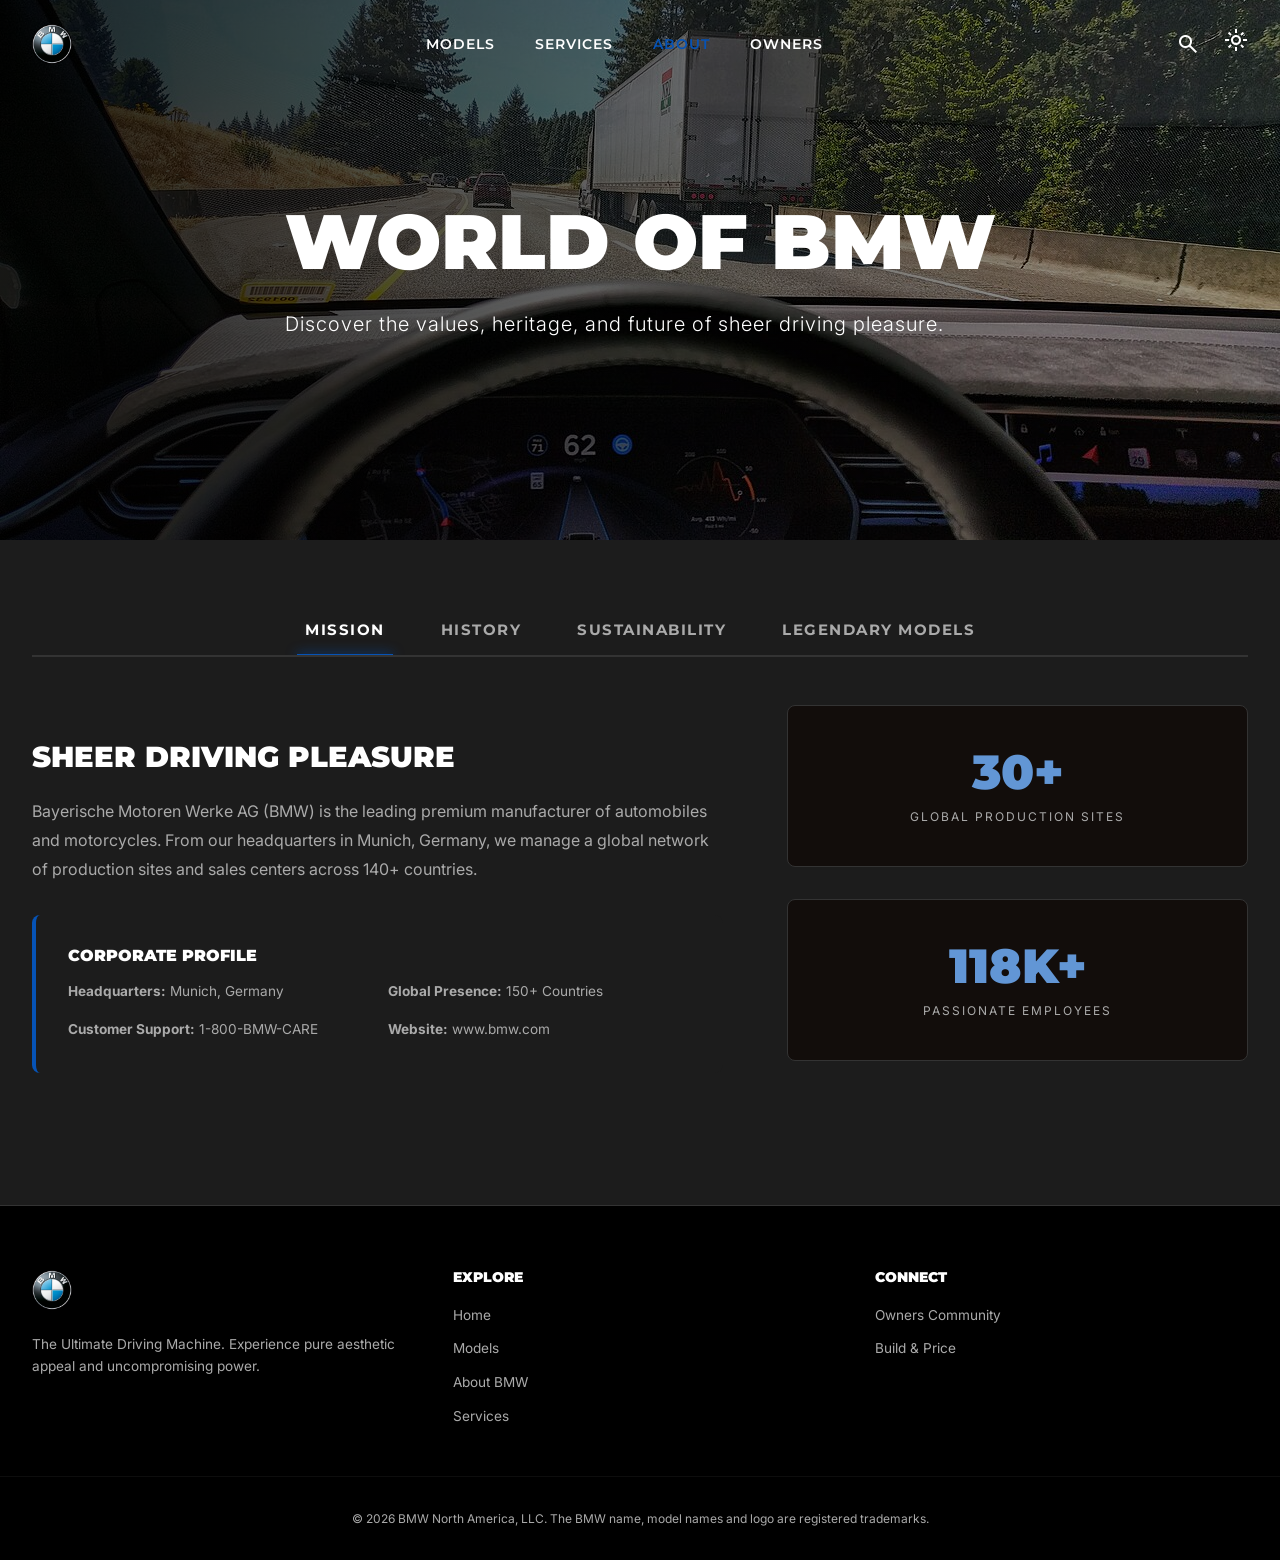
<file: bmw_about_page.html>
<!DOCTYPE html>
<html lang="en">
<head>
    <meta charset="UTF-8">
    <meta name="viewport" content="width=device-width, initial-scale=1.0">
    <meta name="description" content="Discover the values, heritage, and future of BMW. Learn about our mission, sustainability goals, and legendary vehicles.">
    <title>BMW | World of BMW - About Us</title>
    <link rel="preconnect" href="https://fonts.googleapis.com">
    <link rel="preconnect" href="https://fonts.gstatic.com" crossorigin>
    <!-- Favicon -->
    <link rel="icon" href="new_logo.png" type="image/png">
    <link rel="stylesheet" href="styles.css">
    
    <style>
        /* Landing Page Specific Styles */
        
        /* Hero Section */
        .hero {
            height: 60vh;
            display: flex;
            align-items: center;
            position: relative;
            overflow: hidden;
            background-color: var(--bg-dark-1);
        }
        .hero-bg {
            position: absolute;
            top: 0; left: 0; width: 100%; height: 100%;
            object-fit: cover;
            z-index: 0;
            opacity: 0.8;
        }
        .hero-overlay {
            position: absolute;
            top: 0; left: 0; width: 100%; height: 100%;
            background: linear-gradient(to right, rgba(0,0,0,0.8) 0%, rgba(0,0,0,0.2) 100%);
            z-index: 1;
        }
        .hero-content {
            position: relative;
            z-index: 2;
            color: #fff;
            max-width: 800px;
        }
        .hero-title {
            font-family: var(--font-heading);
            font-weight: 900;
            font-size: clamp(3rem, 6vw, 5rem);
            line-height: 1.1;
            margin-bottom: 1.5rem;
            text-transform: uppercase;
        }
    </style>
</head>
<body data-theme="dark">

    <!-- Navbar -->
    <header class="navbar transparent">
        <div class="container">
            <a href="index.html" class="nav-brand" aria-label="BMW Home">
                <img src="new_logo.png" alt="BMW Logo" width="40" height="40">
            </a>
            <nav class="nav-links" aria-label="Main Navigation">
                <a href="bmw_models_catalog.html">Models</a>
                <a href="bmw_services.html">Services</a>
                <a href="bmw_about_page.html" class="active">About</a>
                <a href="bmw_owners_discussion.html">Owners</a>
            </nav>
            <div class="nav-actions">
                <span class="material-symbols-outlined" role="button" aria-label="Search" tabindex="0">search</span>
                <a href="#" id="theme-toggle" title="Toggle Dark Mode" aria-label="Toggle Theme">
                    <span class="material-symbols-outlined">light_mode</span>
                </a>
                <span class="material-symbols-outlined hamburger" role="button" aria-label="Menu" tabindex="0">menu</span>
            </div>
        </div>
    </header>

    <main id="main-content">
    <!-- Hero Section -->
    <section class="hero" id="hero">
        <img src="driving_assistant.jpg" alt="BMW About Hero" class="hero-bg" fetchpriority="high" decoding="async">
        <div class="hero-overlay"></div>
        <div class="container hero-content fade-in">
            <h1 class="hero-title">World of BMW</h1>
            <p style="font-size: 1.25rem; font-weight: 300; letter-spacing: 1px;">Discover the values, heritage, and future of sheer driving pleasure.</p>
        </div>
    </section>

    <!-- About BMW Section (Tabbed) -->
    <section class="about-bmw-section scroll-animate" id="about-section" style="padding-top: 4rem;">
        <div class="container">
            
            <!-- Tab Navigation -->
            <div class="tab-nav" style="justify-content: center;">
                <button class="tab-btn active" data-target="tab-mission">MISSION</button>
                <button class="tab-btn" data-target="tab-history">HISTORY</button>
                <button class="tab-btn" data-target="tab-sustainability">SUSTAINABILITY</button>
                <button class="tab-btn" data-target="tab-feats">LEGENDARY MODELS</button>
            </div>

            <div class="tab-content">
                <!-- MISSION TAB -->
                <div class="tab-pane active" id="tab-mission">
                    <div class="about-grid" style="gap: 4rem;">
                        <div class="about-content">
                            <h3 style="font-size: 1.8rem; margin-bottom: 1.5rem;">Sheer Driving Pleasure</h3>
                            <p style="margin-bottom: 2rem; line-height: 1.8; color: var(--text-muted);">Bayerische Motoren Werke AG (BMW) is the leading premium manufacturer of automobiles and motorcycles. From our headquarters in Munich, Germany, we manage a global network of production sites and sales centers across 140+ countries.</p>
                            
                            <div style="background: var(--bg-dark-2); padding: 2rem; border-radius: 8px; border-left: 4px solid var(--bmw-blue);">
                                <h4 style="margin-bottom: 1rem; font-size: 1rem; color: #fff;">Corporate Profile</h4>
                                <ul style="font-size: 0.85rem; color: var(--text-muted); display: grid; grid-template-columns: 1fr 1fr; gap: 1rem;">
                                    <li><strong>Headquarters:</strong> Munich, Germany</li>
                                    <li><strong>Global Presence:</strong> 150+ Countries</li>
                                    <li><strong>Customer Support:</strong> 1-800-BMW-CARE</li>
                                    <li><strong>Website:</strong> www.bmw.com</li>
                                </ul>
                            </div>
                        </div>
                        <div class="about-stats" style="display: flex; flex-direction: column; gap: 2rem; justify-content: center;">
                            <div style="background: var(--bg-dark-3); border: 1px solid var(--border-color); padding: 2.5rem; border-radius: 8px; text-align: center;">
                                <h3 style="color: var(--bmw-light-blue); font-size: 3rem; margin-bottom: 0.5rem;">30+</h3>
                                <p style="text-transform: uppercase; letter-spacing: 2px; font-size: 0.75rem; color: var(--text-muted);">Global Production Sites</p>
                            </div>
                            <div style="background: var(--bg-dark-3); border: 1px solid var(--border-color); padding: 2.5rem; border-radius: 8px; text-align: center;">
                                <h3 style="color: var(--bmw-light-blue); font-size: 3rem; margin-bottom: 0.5rem;">118k+</h3>
                                <p style="text-transform: uppercase; letter-spacing: 2px; font-size: 0.75rem; color: var(--text-muted);">Passionate Employees</p>
                            </div>
                        </div>
                    </div>
                </div>

                <!-- HISTORY TAB -->
                <div class="tab-pane" id="tab-history">
                    <div class="about-grid" style="gap: 4rem;">
                        <div class="about-content">
                            <h3 style="font-size: 1.8rem; margin-bottom: 1.5rem;">A Century of Innovation</h3>
                            <p style="margin-bottom: 2rem; line-height: 1.8; color: var(--text-muted);">Founded in 1916 as a manufacturer of aircraft engines, BMW has evolved into a global symbol of performance, engineering excellence, and automotive luxury. Our journey began with the iconic Rapp Motorenwerke and blossomed into the global powerhouse we are today.</p>
                            <div style="display: grid; grid-template-columns: 1fr 1fr; gap: 2rem;">
                                <div>
                                    <h4 style="color: var(--bmw-blue); margin-bottom: 0.5rem; font-size: 0.9rem;">1916 founding</h4>
                                    <p style="font-size: 0.85rem; color: var(--text-muted);">Started as an aircraft engine manufacturer in Munich.</p>
                                </div>
                                <div>
                                    <h4 style="color: var(--bmw-blue); margin-bottom: 0.5rem; font-size: 0.9rem;">Racing Heritage</h4>
                                    <p style="font-size: 0.85rem; color: var(--text-muted);">Dominating the world's race tracks with the BMW M division.</p>
                                </div>
                            </div>
                        </div>
                        <div class="about-image" style="display: flex; align-items: center; justify-content: center;">
                             <img src="logo.png" alt="BMW Heritage" loading="lazy" decoding="async" style="max-width: 250px; opacity: 0.2; filter: grayscale(1);">
                        </div>
                    </div>
                </div>

                <!-- SUSTAINABILITY TAB -->
                <div class="tab-pane" id="tab-sustainability">
                    <div class="about-grid" style="gap: 4rem;">
                        <div class="about-content">
                            <h3 style="font-size: 1.8rem; margin-bottom: 1.5rem;">Driving for a Greener Tomorrow</h3>
                            <p style="margin-bottom: 2rem; line-height: 1.8; color: var(--text-muted);">By 2030, at least half of the BMW Group's global sales are to consist of all-electric vehicles. We are committed to a circular economy, significantly reducing our carbon footprint across the entire lifecycle of our vehicles.</p>
                            <div style="background: rgba(6,83,182,0.1); padding: 2rem; border-radius: 8px; border: 1px dashed var(--bmw-blue);">
                                <h4 style="color: var(--bmw-blue); margin-bottom: 1rem;">Our 2030 Goals</h4>
                                <ul style="list-style: disc; padding-left: 1.5rem; color: var(--text-muted); font-size: 0.85rem;">
                                    <li>Reduction of CO2 emissions by 40% per vehicle.</li>
                                    <li>Use of 50% recycled materials in vehicle production.</li>
                                    <li>100% green electricity for all production sites worldwide.</li>
                                </ul>
                            </div>
                        </div>
                        <div class="about-image" style="display: flex; align-items: center; justify-content: center;">
                            <span class="material-symbols-outlined" style="font-size: 10rem; color: var(--bmw-blue); opacity: 0.3;">eco</span>
                        </div>
                    </div>
                </div>

                <!-- LEGENDARY MODELS TAB -->
                <div class="tab-pane" id="tab-feats">
                    <div class="about-grid" style="grid-template-columns: 1fr; gap: 3rem;">
                        <h3 style="font-size: 1.8rem; margin-bottom: 0; text-align: center;">Legendary Driving Machines</h3>
                        <p style="margin-bottom: 1rem; line-height: 1.8; color: var(--text-muted); text-align: center; max-width: 800px; margin-left: auto; margin-right: auto;">Throughout history, BMW has created some of the most iconic vehicles to ever grace the road. Here are a few that define 'The Ultimate Driving Machine'.</p>
                        
                        <div style="display: grid; grid-template-columns: repeat(auto-fit, minmax(300px, 1fr)); gap: 2rem; margin-top: 2rem;">
                            <!-- Car 1 -->
                            <div style="background: var(--bg-dark-3); border: 1px solid var(--border-color); border-radius: 8px; overflow: hidden; transition: transform 0.3s ease; box-shadow: 0 10px 30px rgba(0,0,0,0.1);">
                                <img src="catalog_m4.jpg" alt="BMW M4 Competition" loading="lazy" decoding="async" style="width: 100%; height: 200px; object-fit: cover; background: var(--bg-dark-2);">
                                <div style="padding: 2rem;">
                                    <h4 style="font-size: 1.4rem; margin-bottom: 0.5rem;">BMW M4 Competition</h4>
                                    <p style="font-size: 0.9rem; color: var(--text-muted); margin-bottom: 1.5rem; line-height: 1.6;">The ultimate high-performance coupe, continuing the legacy of the original M3 with breathtaking track capabilities and everyday usability.</p>
                                    <ul style="list-style: none; margin: 0; padding: 0; font-size: 0.85rem; color: var(--text-muted);">
                                        <li style="display: flex; justify-content: space-between; margin-bottom: 0.5rem; border-bottom: 1px solid rgba(255,255,255,0.05); padding-bottom: 0.5rem;"><span>Engine:</span> <strong style="color: #fff;">3.0L TwinPower Turbo I6</strong></li>
                                        <li style="display: flex; justify-content: space-between; margin-bottom: 0.5rem; border-bottom: 1px solid rgba(255,255,255,0.05); padding-bottom: 0.5rem;"><span>Horsepower:</span> <strong style="color: #fff;">503 hp</strong></li>
                                        <li style="display: flex; justify-content: space-between; margin-bottom: 0.5rem; border-bottom: 1px solid rgba(255,255,255,0.05); padding-bottom: 0.5rem;"><span>0-60 MPH:</span> <strong style="color: #fff;">3.4 sec</strong></li>
                                    </ul>
                                </div>
                            </div>

                            <!-- Car 2 -->
                            <div style="background: var(--bg-dark-3); border: 1px solid var(--border-color); border-radius: 8px; overflow: hidden; transition: transform 0.3s ease; box-shadow: 0 10px 30px rgba(0,0,0,0.1);">
                                <img src="m5 car.png" alt="BMW M5 CS" loading="lazy" decoding="async" style="width: 100%; height: 200px; object-fit: cover; background: var(--bg-dark-2);">
                                <div style="padding: 2rem;">
                                    <h4 style="font-size: 1.4rem; margin-bottom: 0.5rem;">BMW M5 CS</h4>
                                    <p style="font-size: 0.9rem; color: var(--text-muted); margin-bottom: 1.5rem; line-height: 1.6;">The most powerful and fastest production BMW ever built at its release. A lightweight, track-focused super sedan that seats four.</p>
                                    <ul style="list-style: none; margin: 0; padding: 0; font-size: 0.85rem; color: var(--text-muted);">
                                        <li style="display: flex; justify-content: space-between; margin-bottom: 0.5rem; border-bottom: 1px solid rgba(255,255,255,0.05); padding-bottom: 0.5rem;"><span>Engine:</span> <strong style="color: #fff;">4.4L Twin-Turbo V8</strong></li>
                                        <li style="display: flex; justify-content: space-between; margin-bottom: 0.5rem; border-bottom: 1px solid rgba(255,255,255,0.05); padding-bottom: 0.5rem;"><span>Horsepower:</span> <strong style="color: #fff;">627 hp</strong></li>
                                        <li style="display: flex; justify-content: space-between; margin-bottom: 0.5rem; border-bottom: 1px solid rgba(255,255,255,0.05); padding-bottom: 0.5rem;"><span>0-60 MPH:</span> <strong style="color: #fff;">2.9 sec</strong></li>
                                    </ul>
                                </div>
                            </div>

                            <!-- Car 3 -->
                            <div style="background: var(--bg-dark-3); border: 1px solid var(--border-color); border-radius: 8px; overflow: hidden; transition: transform 0.3s ease; box-shadow: 0 10px 30px rgba(0,0,0,0.1);">
                                <img src="catalog_ix.jpg" alt="BMW iX M60" loading="lazy" decoding="async" style="width: 100%; height: 200px; object-fit: cover; background: var(--bg-dark-2);">
                                <div style="padding: 2rem;">
                                    <h4 style="font-size: 1.4rem; margin-bottom: 0.5rem;">BMW iX M60</h4>
                                    <p style="font-size: 0.9rem; color: var(--text-muted); margin-bottom: 1.5rem; line-height: 1.6;">The technological flagship combining visionary design, modern luxury, and monumental all-electric M performance.</p>
                                    <ul style="list-style: none; margin: 0; padding: 0; font-size: 0.85rem; color: var(--text-muted);">
                                        <li style="display: flex; justify-content: space-between; margin-bottom: 0.5rem; border-bottom: 1px solid rgba(255,255,255,0.05); padding-bottom: 0.5rem;"><span>Range:</span> <strong style="color: #fff;">296 Miles</strong></li>
                                        <li style="display: flex; justify-content: space-between; margin-bottom: 0.5rem; border-bottom: 1px solid rgba(255,255,255,0.05); padding-bottom: 0.5rem;"><span>Horsepower:</span> <strong style="color: #fff;">610 hp</strong></li>
                                        <li style="display: flex; justify-content: space-between; margin-bottom: 0.5rem; border-bottom: 1px solid rgba(255,255,255,0.05); padding-bottom: 0.5rem;"><span>0-60 MPH:</span> <strong style="color: #fff;">3.6 sec</strong></li>
                                    </ul>
                                </div>
                            </div>
                        </div>
                    </div>
                </div>

            </div>
        </div>
    </section>
    </main>

    <!-- Unified Footer -->
    <footer style="background: var(--bg-dark-1); border-top: 1px solid var(--border-color); padding: 4rem 0 2rem; margin-top: auto;">
        <div class="container" style="display: grid; grid-template-columns: repeat(auto-fit, minmax(200px, 1fr)); gap: 3rem; margin-bottom: 3rem;">
            <div>
                <img src="new_logo.png" alt="BMW Logo" loading="lazy" width="40" height="40" style="margin-bottom: 1.5rem;">
                <p style="color: var(--text-muted); font-size: 0.85rem; line-height: 1.6;">The Ultimate Driving Machine. Experience pure aesthetic appeal and uncompromising power.</p>
            </div>
            <div>
                <h4 style="color: #fff; margin-bottom: 1rem; font-family: var(--font-heading); text-transform: uppercase; font-size: 0.9rem;">Explore</h4>
                <ul style="list-style: none; padding: 0; margin: 0; display: flex; flex-direction: column; gap: 0.5rem;">
                    <li><a href="index.html" style="color: var(--text-muted); text-decoration: none; font-size: 0.85rem; transition: color 0.3s;">Home</a></li>
                    <li><a href="bmw_models_catalog.html" style="color: var(--text-muted); text-decoration: none; font-size: 0.85rem; transition: color 0.3s;">Models</a></li>
                    <li><a href="bmw_about_page.html" style="color: var(--text-muted); text-decoration: none; font-size: 0.85rem; transition: color 0.3s;">About BMW</a></li>
                    <li><a href="bmw_services.html" style="color: var(--text-muted); text-decoration: none; font-size: 0.85rem; transition: color 0.3s;">Services</a></li>
                </ul>
            </div>
            <div>
                <h4 style="color: #fff; margin-bottom: 1rem; font-family: var(--font-heading); text-transform: uppercase; font-size: 0.9rem;">Connect</h4>
                <ul style="list-style: none; padding: 0; margin: 0; display: flex; flex-direction: column; gap: 0.5rem;">
                    <li><a href="bmw_owners_discussion.html" style="color: var(--text-muted); text-decoration: none; font-size: 0.85rem; transition: color 0.3s;">Owners Community</a></li>
                    <li><a href="bmw_model_specifications.html" style="color: var(--text-muted); text-decoration: none; font-size: 0.85rem; transition: color 0.3s;">Build & Price</a></li>
                </ul>
            </div>
        </div>
        <div class="container" style="text-align: center; border-top: 1px solid rgba(255,255,255,0.05); padding-top: 2rem;">
            <p style="color: var(--text-muted); font-size: 0.75rem;">© 2026 BMW North America, LLC. The BMW name, model names and logo are registered trademarks.</p>
        </div>
    </footer>

    <!-- JS -->
    <script src="script.js" defer></script>
</body>
</html>
</file>
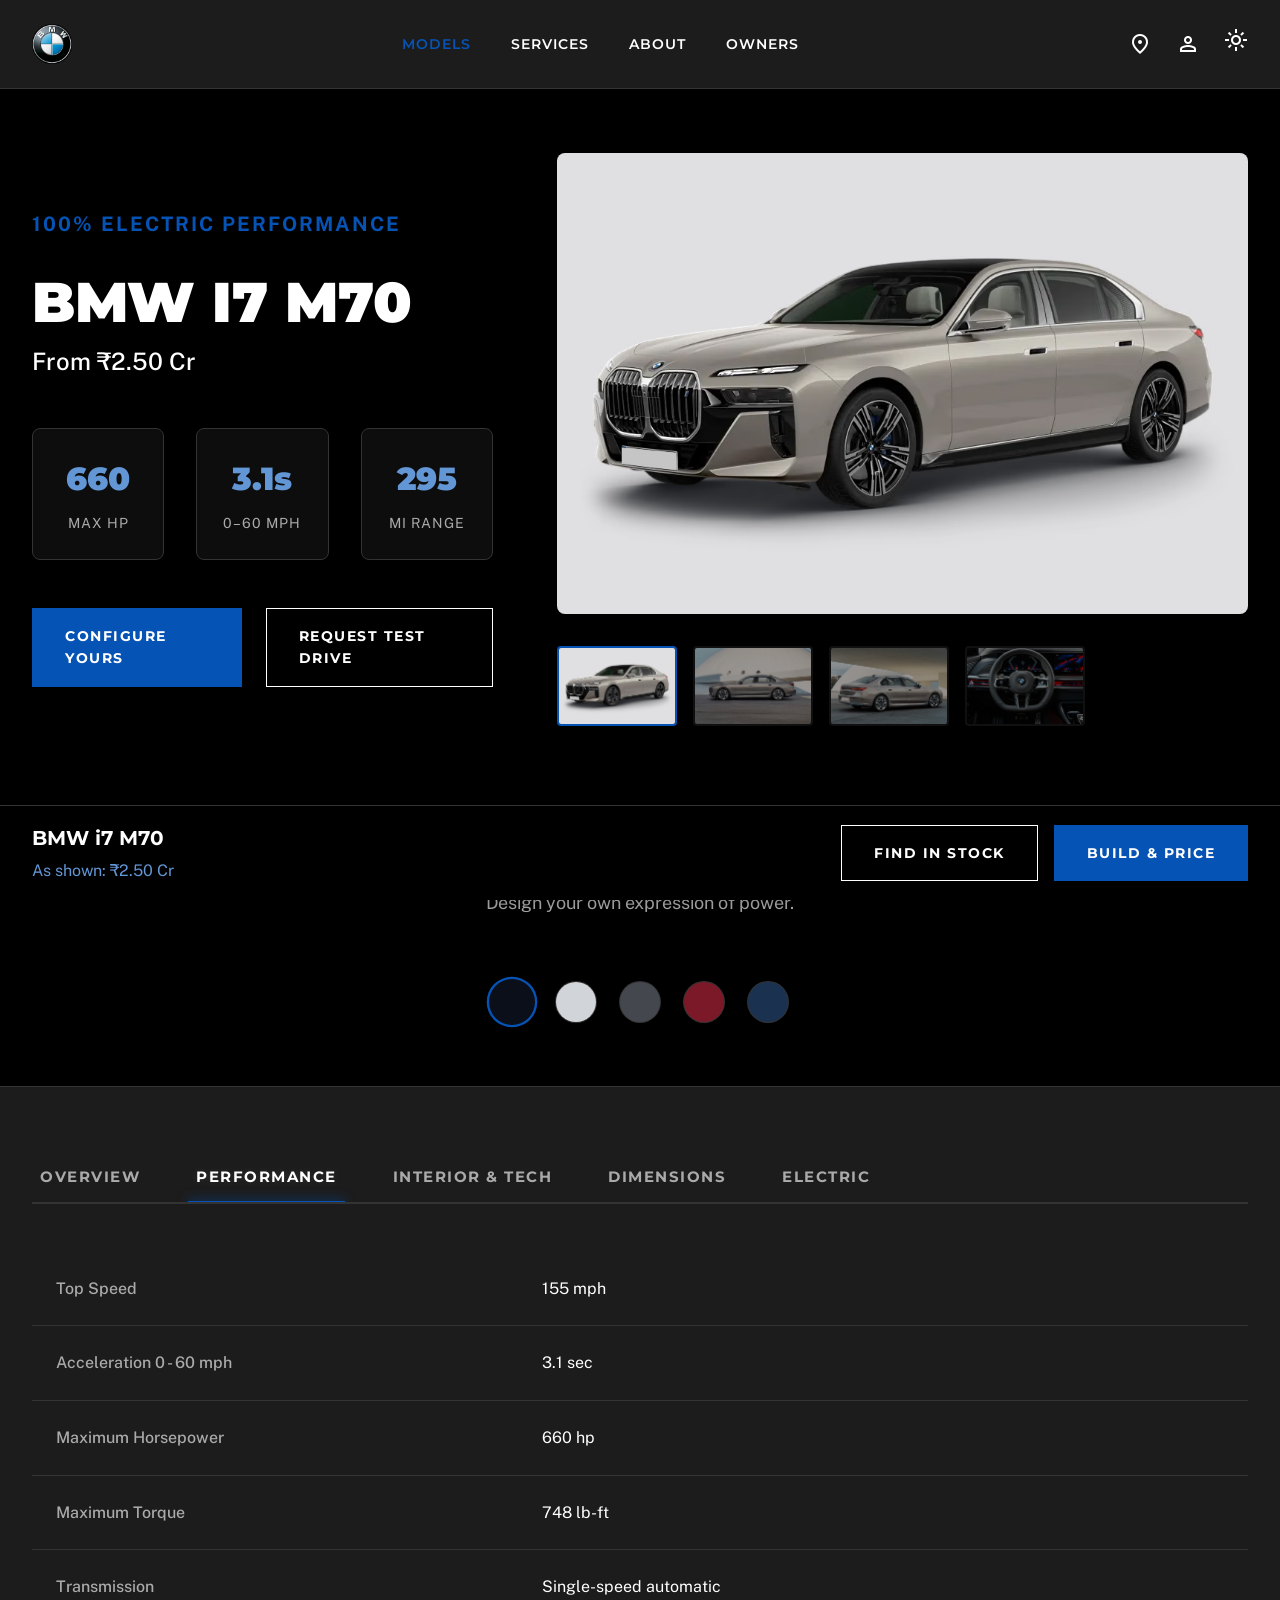
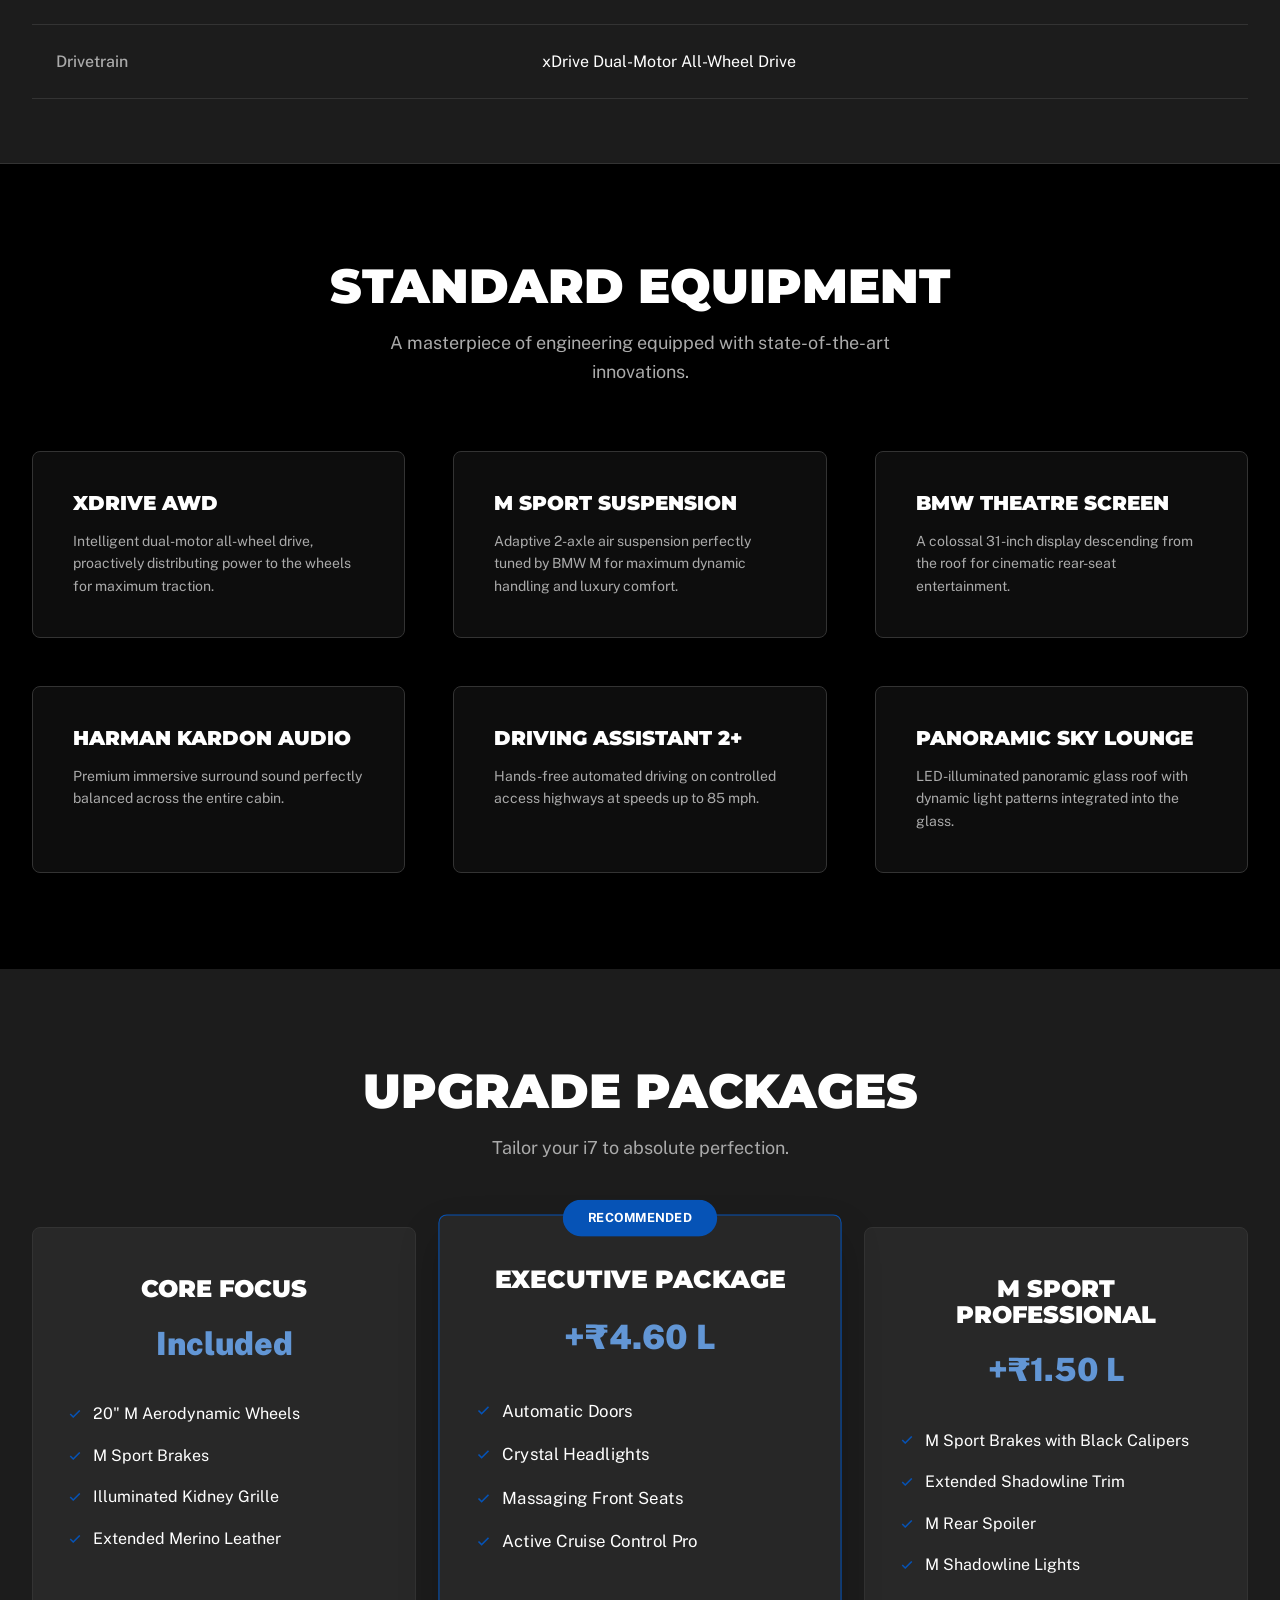
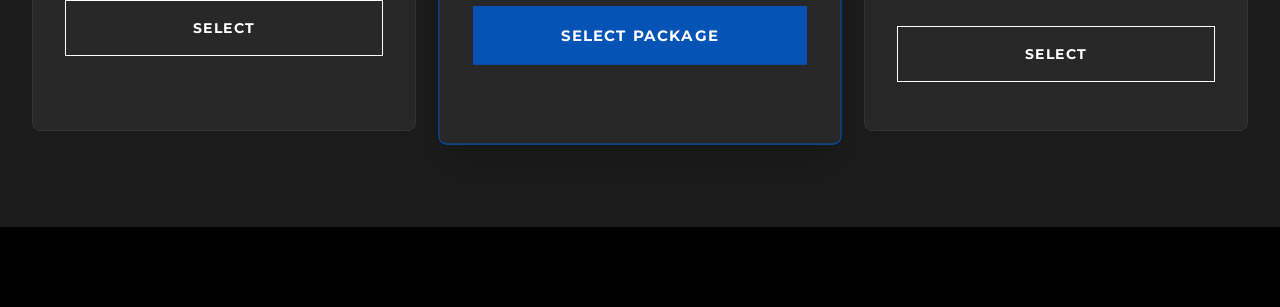
<file: bmw_model_specifications.html>
<!DOCTYPE html>
<html lang="en">
<head>
    <meta charset="UTF-8">
    <meta name="viewport" content="width=device-width, initial-scale=1.0">
    <meta name="description" content="View the full specifications, performance metrics, and technological integrations for BMW vehicles. Configure your ultimate driving machine.">
    <title>BMW i7 M70 | Specifications</title>
    <link rel="preconnect" href="https://fonts.googleapis.com">
    <link rel="preconnect" href="https://fonts.gstatic.com" crossorigin>
    <!-- CSS -->
    <!-- Favicon -->
    <link rel="icon" href="new_logo.png" type="image/png">
    <link rel="stylesheet" href="styles.css">
    
    <style>
        /* Specifications Page Specific Styles */
        
        .navbar {
            background: var(--bg-secondary) !important;
            border-bottom: 1px solid var(--border-color);
            position: sticky;
        }

        /* Hero Product Section */
        .product-hero {
            padding: 4rem 0;
        }
        .product-grid {
            display: grid;
            grid-template-columns: 1fr 1.5fr;
            gap: 4rem;
            align-items: center;
        }
        @media (max-width: 1024px) {
            .product-grid { grid-template-columns: 1fr; }
        }
        
        .product-info h1 {
            font-size: 3.5rem;
            margin-bottom: 0.5rem;
        }
        .product-tagline {
            font-size: 1.25rem;
            color: var(--bmw-blue);
            font-weight: 700;
            text-transform: uppercase;
            letter-spacing: 2px;
            margin-bottom: 2rem;
        }
        .product-price {
            font-size: 1.5rem;
            margin-bottom: 3rem;
            font-weight: 500;
        }
        .specs-badges {
            display: flex;
            gap: 2rem;
            margin-bottom: 3rem;
            flex-wrap: wrap;
        }
        .spec-badge {
            background: var(--card-bg);
            border: 1px solid var(--border-color);
            padding: 1.5rem;
            border-radius: 8px;
            text-align: center;
            flex: 1;
            min-width: 120px;
        }
        .badge-val {
            font-size: 2rem;
            font-weight: 900;
            font-family: var(--font-heading);
            color: var(--bmw-light-blue);
        }
        .badge-lbl {
            font-size: 0.875rem;
            text-transform: uppercase;
            color: var(--text-muted);
            margin-top: 0.5rem;
            letter-spacing: 1px;
        }
        .product-actions {
            display: flex;
            gap: 1.5rem;
        }

        /* Image Gallery */
        .product-visuals {
            display: flex;
            flex-direction: column;
            gap: 2rem;
        }
        .main-hero-img {
            width: 100%;
            height: auto;
            border-radius: 8px;
            background: var(--bg-secondary);
            object-fit: cover;
            transition: opacity 0.3s ease;
        }
        .gallery-thumbnails {
            display: flex;
            gap: 1rem;
            overflow-x: auto;
            padding-bottom: 1rem;
        }
        .gallery-thumb {
            width: 120px;
            height: 80px;
            border-radius: 4px;
            cursor: pointer;
            border: 2px solid transparent;
            opacity: 0.6;
            transition: all 0.3s;
            object-fit: cover;
            background: var(--bg-secondary);
        }
        .gallery-thumb.active, .gallery-thumb:hover {
            opacity: 1;
            border-color: var(--bmw-blue);
        }

        /* Specification Tabs */
        .specs-tabs-section {
            background: var(--bg-secondary);
            padding: 4rem 0;
            border-top: 1px solid var(--border-color);
            border-bottom: 1px solid var(--border-color);
        }
        .specs-table {
            width: 100%;
            border-collapse: collapse;
        }
        .specs-table th, .specs-table td {
            padding: 1.5rem;
            text-align: left;
            border-bottom: 1px solid var(--border-color);
        }
        .specs-table th {
            color: var(--text-muted);
            font-weight: 500;
            width: 40%;
        }

        /* Feature Grid */
        .features-section {
            padding: 6rem 0;
        }
        .feature-grid {
            display: grid;
            grid-template-columns: repeat(3, 1fr);
            gap: 3rem;
            margin-top: 4rem;
        }
        @media (max-width: 900px) {
            .feature-grid { grid-template-columns: repeat(2, 1fr); }
        }
        @media (max-width: 600px) {
            .feature-grid { grid-template-columns: 1fr; }
        }
        .feature-item {
            background: var(--card-bg);
            padding: 2.5rem;
            border-radius: 8px;
            border: 1px solid var(--border-color);
            transition: transform 0.3s, box-shadow 0.3s;
        }
        .feature-item:hover {
            transform: translateY(-5px);
            box-shadow: 0 10px 30px rgba(0,0,0,0.2);
            border-color: var(--bmw-blue);
        }
        .feature-item h3 {
            font-size: 1.25rem;
            margin-bottom: 1rem;
        }
        .feature-item p {
            color: var(--text-muted);
            font-size: 0.875rem;
        }

        /* Color Configurator */
        .color-configurator {
            text-align: center;
        }
        .color-swatches {
            display: flex;
            justify-content: center;
            gap: 1.5rem;
            margin-top: 2rem;
        }
        .color-swatch {
            width: 40px;
            height: 40px;
            border-radius: 50%;
            cursor: pointer;
            border: 3px solid transparent;
            box-shadow: 0 0 0 1px var(--border-color);
            transition: transform 0.2s, box-shadow 0.2s;
        }
        .color-swatch:hover, .color-swatch.active {
            transform: scale(1.15);
            box-shadow: 0 0 0 2px var(--bmw-blue);
        }

        /* Package Pricing Cards */
        .packages-section {
            background: var(--bg-secondary);
            padding: 6rem 0;
        }
        .packages-grid {
            display: grid;
            grid-template-columns: repeat(3, 1fr);
            gap: 2rem;
            margin-top: 4rem;
        }
        @media (max-width: 900px) {
            .packages-grid { grid-template-columns: 1fr; }
        }
        .package-card {
            background: var(--card-bg);
            border: 1px solid var(--border-color);
            border-radius: 8px;
            padding: 3rem 2rem;
            text-align: center;
            position: relative;
            transition: transform 0.3s, border-color 0.3s;
        }
        .package-card.recommended {
            border-color: var(--bmw-blue);
            transform: scale(1.05);
            box-shadow: 0 20px 40px rgba(0,0,0,0.2);
            z-index: 10;
        }
        @media (max-width: 900px) {
            .package-card.recommended { transform: scale(1); }
        }
        .package-badge {
            position: absolute;
            top: -15px;
            left: 50%;
            transform: translateX(-50%);
            background: var(--bmw-blue);
            color: #fff;
            padding: 0.5rem 1.5rem;
            border-radius: 20px;
            font-size: 0.75rem;
            font-weight: 700;
            text-transform: uppercase;
        }
        .package-title {
            font-size: 1.5rem;
            margin-bottom: 1rem;
        }
        .package-price {
            font-size: 2rem;
            font-weight: 900;
            color: var(--bmw-light-blue);
            margin-bottom: 2rem;
        }
        .package-features {
            text-align: left;
            margin-bottom: 3rem;
            display: flex;
            flex-direction: column;
            gap: 1rem;
        }
        .package-features li {
            display: flex;
            align-items: center;
            gap: 0.5rem;
        }
        .package-features li .material-symbols-outlined {
            color: var(--bmw-blue);
            font-size: 1.25rem;
        }

        /* Sticky Purchase Bar */
        .sticky-purchase-bar {
            position: fixed;
            bottom: 0;
            left: 0;
            width: 100%;
            background: var(--bg-dark-1);
            border-top: 1px solid #333;
            padding: 1rem 0;
            z-index: 1000;
            box-shadow: 0 -10px 30px rgba(0,0,0,0.5);
        }
        [data-theme="light"] .sticky-purchase-bar {
            background: #fff;
            border-top: 1px solid #ddd;
            box-shadow: 0 -10px 30px rgba(0,0,0,0.1);
            color: #000;
        }
        .purchase-bar-content {
            display: flex;
            justify-content: space-between;
            align-items: center;
            flex-wrap: wrap;
            gap: 1rem;
        }
        .purchase-info {
            display: flex;
            flex-direction: column;
            gap: 0.25rem;
        }
        .purchase-model {
            font-family: var(--font-heading);
            font-weight: 700;
            font-size: 1.25rem;
        }
        .purchase-price {
            color: var(--bmw-light-blue);
            font-size: 1rem;
        }
        .purchase-actions {
            display: flex;
            gap: 1rem;
        }
        
        /* Padding for the body to prevent content from hiding behind sticky bar */
        body { padding-bottom: 80px; }
    </style>
</head>
<body class="catalog-page" data-theme="dark">

    <!-- Navbar -->
    <header class="navbar transparent">
        <div class="container">
            <a href="index.html" class="nav-brand" aria-label="BMW Home">
                <img src="new_logo.png" alt="BMW Logo" width="40" height="40">
            </a>
            <nav class="nav-links" aria-label="Main Navigation">
                <a href="bmw_models_catalog.html" class="active">Models</a>
                <a href="bmw_services.html">Services</a>
                <a href="bmw_about_page.html">About</a>
                <a href="bmw_owners_discussion.html">Owners</a>
            </nav>
            <div class="nav-actions">
                <span class="material-symbols-outlined nav-location" role="button" aria-label="Location" tabindex="0">location_on</span>
                <span class="material-symbols-outlined nav-user" role="button" aria-label="User Profile" tabindex="0">person</span>
                <a href="#" id="theme-toggle" title="Toggle Dark Mode" aria-label="Toggle Theme">
                    <span class="material-symbols-outlined">light_mode</span>
                </a>
                <span class="material-symbols-outlined hamburger" role="button" aria-label="Menu" tabindex="0">menu</span>
            </div>
        </div>
    </header>

    <main id="main-content">
    <!-- Hero Product Section -->
    <section class="product-hero">
        <div class="container">
            <div class="product-grid">
                
                <div class="product-info fade-in">
                    <div class="product-tagline">100% Electric Performance</div>
                    <h1>BMW i7 M70</h1>
                    <div class="product-price">From ₹2.50 Cr</div>
                    
                    <div class="specs-badges">
                        <div class="spec-badge">
                            <div class="badge-val">660</div>
                            <div class="badge-lbl">Max HP</div>
                        </div>
                        <div class="spec-badge">
                            <div class="badge-val">3.1s</div>
                            <div class="badge-lbl">0–60 MPH</div>
                        </div>
                        <div class="spec-badge">
                            <div class="badge-val">295</div>
                            <div class="badge-lbl">MI Range</div>
                        </div>
                    </div>
                    
                    <div class="product-actions">
                        <a href="bmw_model_specifications.html" class="btn btn-primary">Configure Yours</a>
                        <a href="#" class="btn btn-outline">Request Test Drive</a>
                    </div>
                </div>

                <div class="product-visuals fade-in" style="animation-delay: 0.2s;">
                    <!-- Color Configurator Logic acts on this image ID -->
                    <img id="hero-img" src="front-I7.avif" alt="BMW i7 M70 Front View" class="main-hero-img" fetchpriority="high" decoding="async">
                    
                    <div class="gallery-thumbnails">
                        <img src="front-I7.avif" data-src="front-I7.avif" alt="Front" class="gallery-thumb active" decoding="async">
                        <img src="side-I7.avif" data-src="side-I7.avif" alt="Side" class="gallery-thumb" decoding="async">
                        <img src="rear-I7.avif" data-src="rear-I7.avif" alt="Rear" class="gallery-thumb" decoding="async">
                        <img src="interior-I7.avif" data-src="interior-I7.avif" alt="Interior" class="gallery-thumb" decoding="async">
                    </div>
                </div>

            </div>
        </div>
    </section>

    <!-- Color Configurator -->
    <section class="features-section" style="padding: 2rem 0 4rem;">
        <div class="container color-configurator scroll-animate">
            <h2 class="section-title" style="font-size: 2rem;">Exterior Finish</h2>
            <p class="section-desc">Design your own expression of power.</p>
            
            <div class="color-swatches">
                <div class="color-swatch active" style="background-color: #0b0f19;" data-image="color_black.png"></div>
                <div class="color-swatch" style="background-color: #d1d4d8;" data-image="color_white.png"></div>
                <div class="color-swatch" style="background-color: #44474e;" data-image="color_grey.png"></div>
                <div class="color-swatch" style="background-color: #7b1928;" data-image="color_red.png"></div>
                <div class="color-swatch" style="background-color: #1a3250;" data-image="color_blue.png"></div>
            </div>
        </div>
    </section>

    <!-- Specification Tabs -->
    <section class="specs-tabs-section scroll-animate">
        <div class="container">
            <div class="tab-nav">
                <button class="tab-btn" data-target="overview">Overview</button>
                <button class="tab-btn active" data-target="performance">Performance</button>
                <button class="tab-btn" data-target="interior">Interior & Tech</button>
                <button class="tab-btn" data-target="dimensions">Dimensions</button>
                <button class="tab-btn" data-target="electric">Electric</button>
            </div>
            
            <div class="tab-panes">
                <!-- Overview Tab (Hidden) -->
                <div id="overview" class="tab-pane">
                    <p style="font-size: 1.125rem; max-width: 800px;">The BMW i7 M70 is the most powerful electric vehicle in the BMW portfolio. It features a dual-motor all-wheel drive setup outputting 660 horsepower, pushing the boundaries of what an executive luxury sedan can do.</p>
                </div>
                
                <!-- Performance Tab (Active) -->
                <div id="performance" class="tab-pane active">
                    <table class="specs-table">
                        <tbody>
                            <tr>
                                <th>Top Speed</th>
                                <td>155 mph</td>
                            </tr>
                            <tr>
                                <th>Acceleration 0 - 60 mph</th>
                                <td>3.1 sec</td>
                            </tr>
                            <tr>
                                <th>Maximum Horsepower</th>
                                <td>660 hp</td>
                            </tr>
                            <tr>
                                <th>Maximum Torque</th>
                                <td>748 lb-ft</td>
                            </tr>
                            <tr>
                                <th>Transmission</th>
                                <td>Single-speed automatic</td>
                            </tr>
                            <tr>
                                <th>Drivetrain</th>
                                <td>xDrive Dual-Motor All-Wheel Drive</td>
                            </tr>
                        </tbody>
                    </table>
                </div>

                <!-- Interior Tab (Hidden) -->
                <div id="interior" class="tab-pane">
                    <table class="specs-table">
                        <tbody>
                            <tr>
                                <th>Upholstery</th>
                                <td>Extended Merino Leather</td>
                            </tr>
                            <tr>
                                <th>Display</th>
                                <td>BMW Curved Display w/ OS 8.5</td>
                            </tr>
                            <tr>
                                <th>Rear Entertainment</th>
                                <td>31.3" BMW Theatre Screen (8K)</td>
                            </tr>
                            <tr>
                                <th>Audio System</th>
                                <td>Bowers & Wilkins Diamond Surround Sound</td>
                            </tr>
                        </tbody>
                    </table>
                </div>

                <!-- Dimensions Tab (Hidden) -->
                <div id="dimensions" class="tab-pane">
                    <table class="specs-table">
                        <tbody>
                            <tr>
                                <th>Length</th>
                                <td>212.2 inches</td>
                            </tr>
                            <tr>
                                <th>Width</th>
                                <td>76.8 inches</td>
                            </tr>
                            <tr>
                                <th>Height</th>
                                <td>60.8 inches</td>
                            </tr>
                            <tr>
                                <th>Curb Weight</th>
                                <td>5,920 lbs</td>
                            </tr>
                        </tbody>
                    </table>
                </div>

                <!-- Electric Tab (Hidden) -->
                <div id="electric" class="tab-pane">
                    <table class="specs-table">
                        <tbody>
                            <tr>
                                <th>Estimated Range</th>
                                <td>Up to 295 miles</td>
                            </tr>
                            <tr>
                                <th>Battery Capacity</th>
                                <td>101.7 kWh (usable)</td>
                            </tr>
                            <tr>
                                <th>DC Fast Charging (10-80%)</th>
                                <td>34 minutes @ 195 kW</td>
                            </tr>
                        </tbody>
                    </table>
                </div>
            </div>
        </div>
    </section>

    <!-- Feature Grid -->
    <section class="features-section scroll-animate">
        <div class="container">
            <h2 class="section-title">Standard Equipment</h2>
            <p class="section-desc">A masterpiece of engineering equipped with state-of-the-art innovations.</p>
            
            <div class="feature-grid">
                <div class="feature-item">
                    <h3>xDrive AWD</h3>
                    <p>Intelligent dual-motor all-wheel drive, proactively distributing power to the wheels for maximum traction.</p>
                </div>
                <div class="feature-item">
                    <h3>M Sport Suspension</h3>
                    <p>Adaptive 2-axle air suspension perfectly tuned by BMW M for maximum dynamic handling and luxury comfort.</p>
                </div>
                <div class="feature-item">
                    <h3>BMW Theatre Screen</h3>
                    <p>A colossal 31-inch display descending from the roof for cinematic rear-seat entertainment.</p>
                </div>
                <div class="feature-item">
                    <h3>Harman Kardon Audio</h3>
                    <p>Premium immersive surround sound perfectly balanced across the entire cabin.</p>
                </div>
                <div class="feature-item">
                    <h3>Driving Assistant 2+</h3>
                    <p>Hands-free automated driving on controlled access highways at speeds up to 85 mph.</p>
                </div>
                <div class="feature-item">
                    <h3>Panoramic Sky Lounge</h3>
                    <p>LED-illuminated panoramic glass roof with dynamic light patterns integrated into the glass.</p>
                </div>
            </div>
        </div>
    </section>

    <!-- Package Pricing Cards -->
    <section class="packages-section scroll-animate">
        <div class="container">
            <h2 class="section-title">Upgrade Packages</h2>
            <p class="section-desc">Tailor your i7 to absolute perfection.</p>
            
            <div class="packages-grid">
                <!-- Base -->
                <div class="package-card">
                    <h3 class="package-title">Core Focus</h3>
                    <div class="package-price">Included</div>
                    <ul class="package-features">
                        <li><span class="material-symbols-outlined">check</span> 20" M Aerodynamic Wheels</li>
                        <li><span class="material-symbols-outlined">check</span> M Sport Brakes</li>
                        <li><span class="material-symbols-outlined">check</span> Illuminated Kidney Grille</li>
                        <li><span class="material-symbols-outlined">check</span> Extended Merino Leather</li>
                    </ul>
                    <a href="#" class="btn btn-outline" style="width: 100%;">Select</a>
                </div>

                <!-- Executive / Recommended -->
                <div class="package-card recommended">
                    <div class="package-badge">Recommended</div>
                    <h3 class="package-title">Executive Package</h3>
                    <div class="package-price">+₹4.60 L</div>
                    <ul class="package-features">
                        <li><span class="material-symbols-outlined">check</span> Automatic Doors</li>
                        <li><span class="material-symbols-outlined">check</span> Crystal Headlights</li>
                        <li><span class="material-symbols-outlined">check</span> Massaging Front Seats</li>
                        <li><span class="material-symbols-outlined">check</span> Active Cruise Control Pro</li>
                    </ul>
                    <a href="#" class="btn btn-primary" style="width: 100%;">Select package</a>
                </div>

                <!-- M Sport Pro -->
                <div class="package-card">
                    <h3 class="package-title">M Sport Professional</h3>
                    <div class="package-price">+₹1.50 L</div>
                    <ul class="package-features">
                        <li><span class="material-symbols-outlined">check</span> M Sport Brakes with Black Calipers</li>
                        <li><span class="material-symbols-outlined">check</span> Extended Shadowline Trim</li>
                        <li><span class="material-symbols-outlined">check</span> M Rear Spoiler</li>
                        <li><span class="material-symbols-outlined">check</span> M Shadowline Lights</li>
                    </ul>
                    <a href="#" class="btn btn-outline" style="width: 100%;">Select</a>
                </div>
            </div>
        </div>
    </section>

    <!-- Sticky Purchase Bar -->
    <div class="sticky-purchase-bar">
        <div class="container purchase-bar-content">
            <div class="purchase-info">
                <span class="purchase-model">BMW i7 M70</span>
                <span class="purchase-price">As shown: ₹2.50 Cr</span>
            </div>
            <div class="purchase-actions">
                <a href="#" class="btn btn-outline">Find in Stock</a>
                <a href="bmw_model_specifications.html" class="btn btn-primary">Build & Price</a>
            </div>
        </div>
    </div>
    
    </main>

    <!-- JS -->
    <script src="script.js" defer></script>
</body>
</html>
</file>
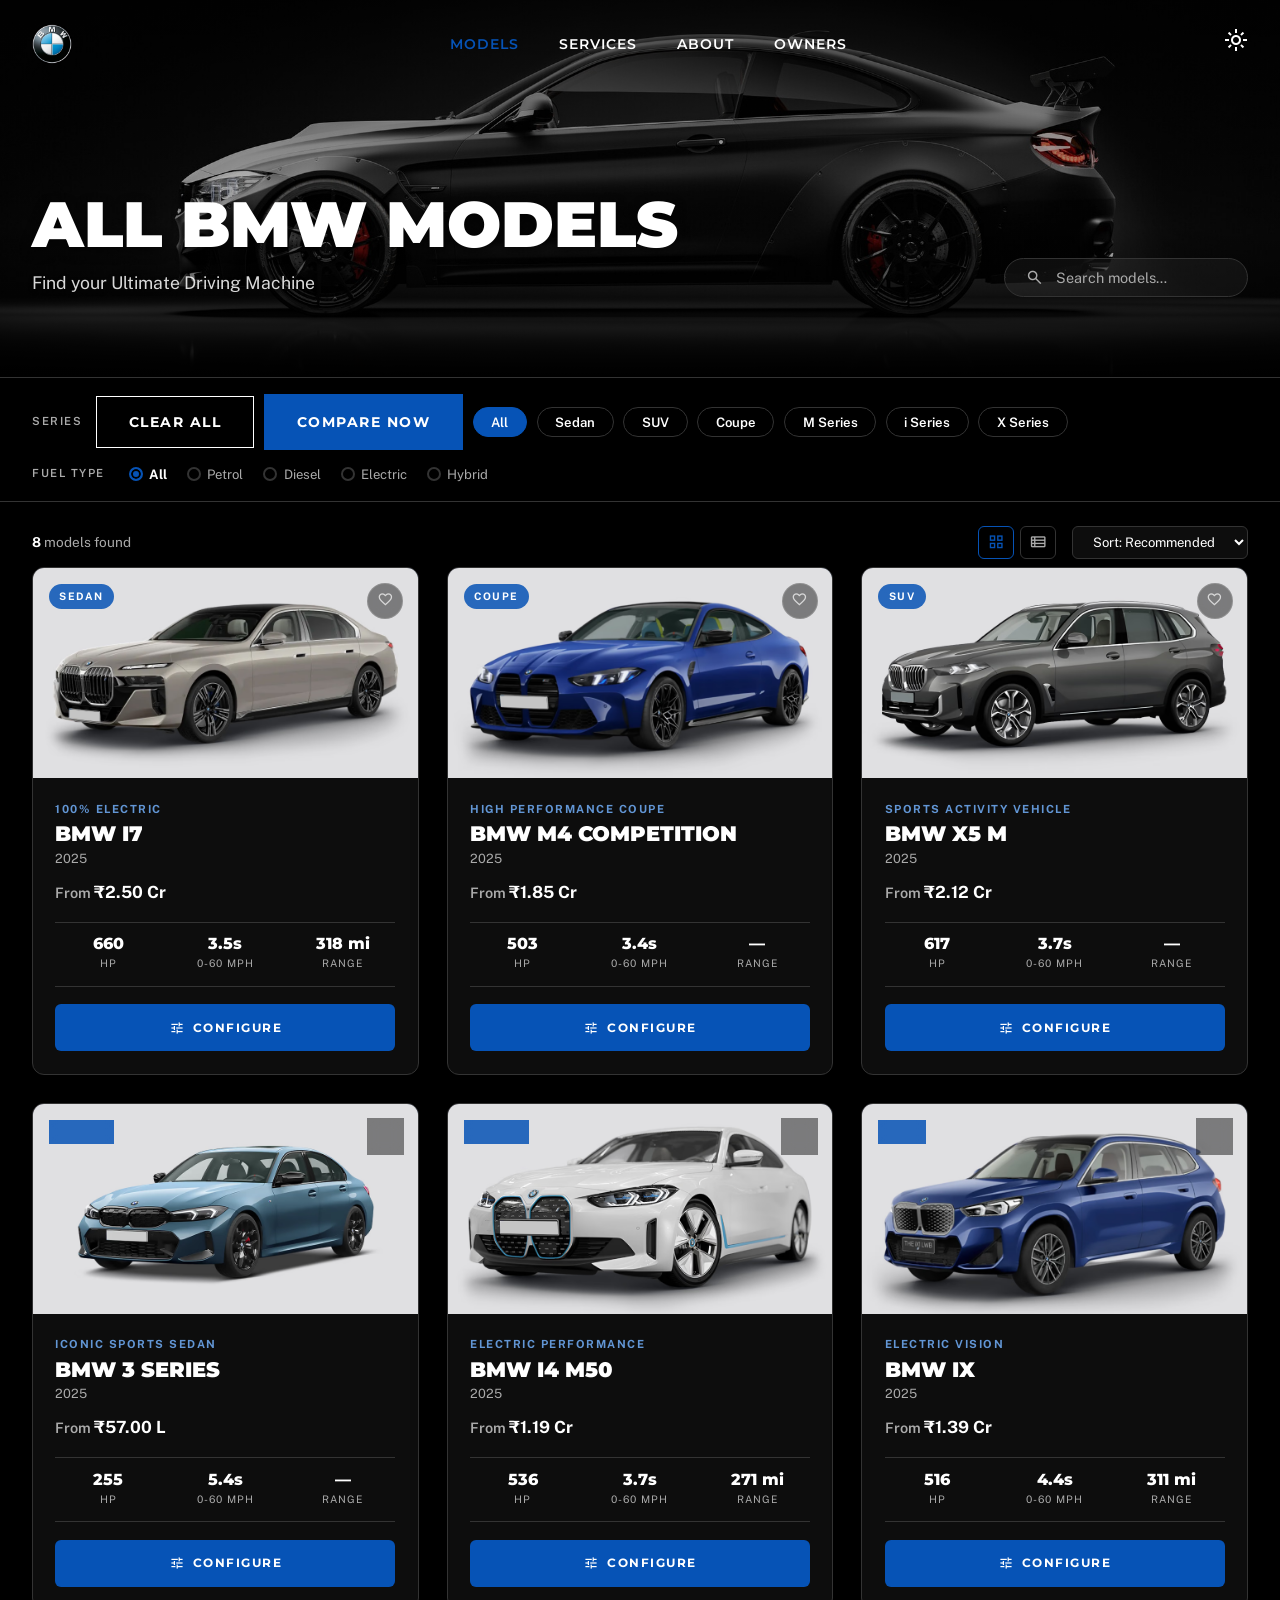
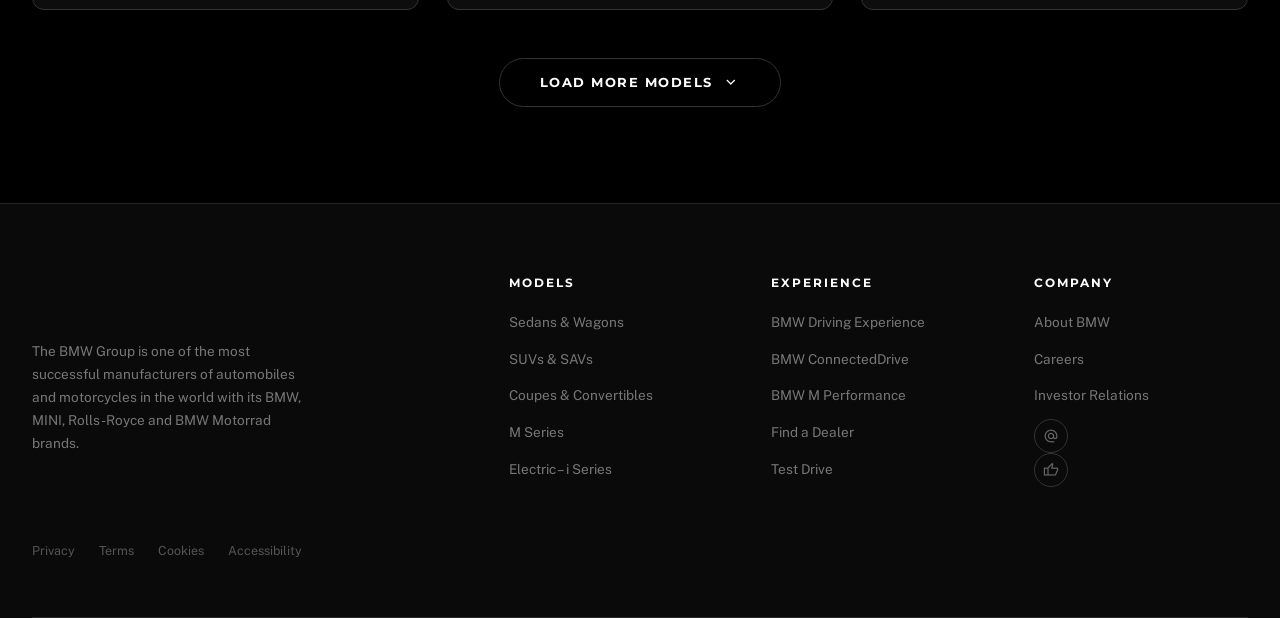
<file: bmw_models_catalog.html>
<!DOCTYPE html>
<html lang="en">
<head>
    <meta charset="UTF-8">
    <meta name="viewport" content="width=device-width, initial-scale=1.0">
    <title>BMW | All Models – Find Your Ultimate Driving Machine</title>
    <link rel="preconnect" href="https://fonts.googleapis.com">
    <link rel="preconnect" href="https://fonts.gstatic.com" crossorigin>
    <meta name="description" content="Browse the full BMW model lineup. Filter by series, body style, and fuel type. Find your perfect BMW and configure it today.">
    <!-- Favicon -->
    <link rel="icon" href="new_logo.png" type="image/png">
    <link rel="stylesheet" href="styles.css">
    <style>
        /* ============================================================
           CATALOG PAGE – SPECIFIC STYLES
           ============================================================ */

        /* Sticky solid navbar */

        /* ── PAGE HEADER ─────────────────────────────────────── */
        .page-header {
            padding: 12rem 0 3rem;
            background: linear-gradient(to bottom, rgba(0,0,0,0.7) 0%, rgba(0,0,0,0.2) 60%, var(--bg-color) 100%), url('wallpaper.jpg') center/cover no-repeat;
            position: relative;
        }
        .page-header-inner {
            display: flex;
            justify-content: space-between;
            align-items: flex-end;
            gap: 2rem;
            flex-wrap: wrap;
            padding-bottom: 2rem;
        }
        .page-title {
            font-size: clamp(2.5rem, 5vw, 4rem);
            font-family: var(--font-heading);
            font-weight: 900;
            text-transform: uppercase;
            line-height: 1;
            margin: 0;
            color: #fff;
            text-shadow: 0 4px 12px rgba(0,0,0,0.5);
        }
        .page-subtitle {
            color: rgba(255, 255, 255, 0.85);
            font-size: 1.1rem;
            font-family: var(--font-body-catalog);
            margin-top: 0.8rem;
            font-weight: 400;
            text-transform: none;
            text-shadow: 0 2px 4px rgba(0,0,0,0.5);
        }

        /* ── SEARCH BAR ───────────────────────────────────────── */
        .search-wrapper {
            display: flex;
            align-items: center;
            gap: 0.75rem;
            background: var(--card-bg);
            border: 1px solid var(--border-color);
            border-radius: 40px;
            padding: 0.55rem 1.25rem;
            min-width: 240px;
            transition: border-color 0.3s;
        }
        .search-wrapper:focus-within {
            border-color: var(--bmw-blue);
        }
        .search-wrapper .material-symbols-outlined {
            font-size: 1.2rem;
            color: var(--text-muted);
            flex-shrink: 0;
        }
        .search-wrapper input {
            background: none;
            border: none;
            outline: none;
            color: var(--text-color);
            font-family: var(--font-body-catalog);
            font-size: 0.9rem;
            width: 100%;
        }
        .search-wrapper input::placeholder { color: var(--text-muted); }

        /* ── FILTER STRIP ─────────────────────────────────────── */
        .filter-strip {
            border-top: 1px solid var(--border-color);
            border-bottom: 1px solid var(--border-color);
            padding: 1rem 0;
            background: var(--bg-color);
            position: sticky;
            top: 67px;    /* navbar height */
            z-index: 90;
        }
        .filter-strip-inner {
            display: flex;
            flex-direction: column;
            gap: 0.85rem;
        }

        /* Series pills */
        .filter-pills {
            display: flex;
            gap: 0.6rem;
            flex-wrap: wrap;
            align-items: center;
        }
        .filter-label {
            font-size: 0.7rem;
            text-transform: uppercase;
            letter-spacing: 1.5px;
            color: var(--text-muted);
            font-family: var(--font-body-catalog);
            font-weight: 600;
            margin-right: 0.25rem;
            white-space: nowrap;
        }
        .filter-pill {
            padding: 0.4rem 1.1rem;
            border-radius: 30px;
            border: 1px solid var(--border-color);
            background: transparent;
            color: var(--text-color);
            font-family: var(--font-body-catalog);
            font-size: 0.82rem;
            font-weight: 600;
            cursor: pointer;
            transition: all 0.25s ease;
            white-space: nowrap;
        }
        .filter-pill:hover {
            border-color: var(--bmw-blue);
            color: var(--bmw-blue);
        }
        .filter-pill.active {
            background: var(--bmw-blue);
            color: #fff;
            border-color: var(--bmw-blue);
        }

        /* Fuel type radios */
        .fuel-filters {
            display: flex;
            gap: 1.25rem;
            flex-wrap: wrap;
            align-items: center;
        }
        .fuel-option {
            display: flex;
            align-items: center;
            gap: 0.4rem;
            cursor: pointer;
            font-family: var(--font-body-catalog);
            font-size: 0.82rem;
            color: var(--text-muted);
            transition: color 0.2s;
        }
        .fuel-option:hover { color: var(--text-color); }
        .fuel-option input[type="radio"] {
            appearance: none;
            -webkit-appearance: none;
            width: 14px;
            height: 14px;
            border: 2px solid var(--border-color);
            border-radius: 50%;
            cursor: pointer;
            transition: all 0.2s;
            flex-shrink: 0;
        }
        .fuel-option input[type="radio"]:checked {
            border-color: var(--bmw-blue);
            background: var(--bmw-blue);
            box-shadow: inset 0 0 0 2px var(--bg-color);
        }
        .fuel-option input[type="radio"]:checked + span {
            color: var(--text-color);
            font-weight: 700;
        }

        /* ── TOOLBAR (count + sort) ───────────────────────────── */
        .grid-toolbar {
            display: flex;
            justify-content: space-between;
            align-items: center;
            padding: 1.5rem 0 0.5rem;
            gap: 1rem;
            flex-wrap: wrap;
        }
        .result-count {
            font-family: var(--font-body-catalog);
            font-size: 0.85rem;
            color: var(--text-muted);
        }
        .result-count strong { color: var(--text-color); }
        .toolbar-right {
            display: flex;
            align-items: center;
            gap: 1rem;
        }
        .sort-select {
            background: var(--card-bg);
            color: var(--text-color);
            border: 1px solid var(--border-color);
            padding: 0.45rem 1rem;
            border-radius: 6px;
            font-family: var(--font-body-catalog);
            font-size: 0.82rem;
            cursor: pointer;
            transition: border-color 0.2s;
        }
        .sort-select:focus { outline: none; border-color: var(--bmw-blue); }
        .view-toggle {
            display: flex;
            gap: 0.4rem;
        }
        .view-btn {
            background: none;
            border: 1px solid var(--border-color);
            border-radius: 6px;
            padding: 0.4rem 0.5rem;
            cursor: pointer;
            color: var(--text-muted);
            transition: all 0.2s;
            display: flex;
            align-items: center;
        }
        .view-btn.active, .view-btn:hover {
            border-color: var(--bmw-blue);
            color: var(--bmw-blue);
        }
        .view-btn .material-symbols-outlined { font-size: 1.15rem; }

        /* ── MODELS GRID ──────────────────────────────────────── */
        .catalog-section {
            padding: 0 0 5rem;
            background: var(--bg-color);
        }
        .models-grid {
            display: grid;
            grid-template-columns: repeat(3, 1fr);
            gap: 1.75rem;
        }
        @media (max-width: 1100px) { .models-grid { grid-template-columns: repeat(2, 1fr); } }
        @media (max-width: 680px)  { .models-grid { grid-template-columns: 1fr; } }

        /* ── MODEL CARD ───────────────────────────────────────── */
        .model-card {
            background: var(--card-bg);
            border: 1px solid var(--border-color);
            border-radius: 12px;
            overflow: hidden;
            display: flex;
            flex-direction: column;
            position: relative;
            transition: transform 0.35s cubic-bezier(0.165,0.84,0.44,1),
                        box-shadow 0.35s ease,
                        border-color 0.35s ease;
        }
        .model-card:hover {
            transform: translateY(-6px);
            border-color: rgba(6,83,182,0.5);
            box-shadow: 0 20px 40px rgba(0,0,0,0.25);
        }
        [data-theme="dark"] .model-card:hover {
            box-shadow: 0 20px 50px rgba(0,0,0,0.6);
        }

        /* Hidden cards (for Load More) */
        .model-card.hidden { display: none; }

        /* Category badge */
        .card-badge {
            position: absolute;
            top: 1rem;
            left: 1rem;
            background: rgba(6,83,182,0.85);
            color: #fff;
            font-size: 0.65rem;
            font-weight: 700;
            text-transform: uppercase;
            letter-spacing: 1.5px;
            padding: 0.25rem 0.65rem;
            border-radius: 20px;
            backdrop-filter: blur(4px);
            z-index: 5;
        }

        /* Wishlist heart */
        .wishlist-btn {
            position: absolute;
            top: 0.9rem;
            right: 0.9rem;
            z-index: 5;
            background: rgba(0,0,0,0.45);
            backdrop-filter: blur(6px);
            border: 1px solid rgba(255,255,255,0.15);
            border-radius: 50%;
            width: 36px;
            height: 36px;
            display: flex;
            align-items: center;
            justify-content: center;
            cursor: pointer;
            transition: all 0.25s ease;
            color: rgba(255,255,255,0.7);
        }
        .wishlist-btn:hover {
            background: var(--bmw-blue);
            border-color: var(--bmw-blue);
            color: #fff;
            transform: scale(1.1);
        }
        .wishlist-btn.active {
            background: var(--bmw-blue);
            border-color: var(--bmw-blue);
            color: #fff;
        }
        .wishlist-btn .material-symbols-outlined {
            font-size: 1.05rem;
            font-variation-settings: 'FILL' 0;
            transition: font-variation-settings 0.2s;
        }
        .wishlist-btn.active .material-symbols-outlined {
            font-variation-settings: 'FILL' 1;
        }

        /* Card image */
        .model-img-wrap {
            background: linear-gradient(135deg, #1a1a2e 0%, #16213e 50%, #0f3460 100%);
            height: 210px;
            overflow: hidden;
            position: relative;
        }
        [data-theme="light"] .model-img-wrap {
            background: linear-gradient(135deg, #e8edf5 0%, #d6e0ef 100%);
        }
        .model-img {
            width: 100%;
            height: 100%;
            object-fit: cover;
            transition: transform 0.55s cubic-bezier(0.33,1,0.68,1);
        }
        .model-card:hover .model-img { transform: scale(1.06); }

        /* Card body */
        .model-info {
            padding: 1.4rem 1.4rem 0;
            flex-grow: 1;
            display: flex;
            flex-direction: column;
        }
        .model-tagline {
            font-size: 0.7rem;
            color: var(--bmw-light-blue);
            font-weight: 700;
            text-transform: uppercase;
            letter-spacing: 1.5px;
            margin-bottom: 0.3rem;
        }
        .model-title {
            font-size: 1.3rem;
            font-family: var(--font-heading);
            font-weight: 900;
            margin-bottom: 0.15rem;
        }
        .model-year {
            font-size: 0.8rem;
            color: var(--text-muted);
            font-family: var(--font-body-catalog);
            margin-bottom: 0.6rem;
            font-weight: 400;
            text-transform: none;
        }
        .model-price {
            font-size: 0.9rem;
            color: var(--text-muted);
            font-family: var(--font-body-catalog);
            font-weight: 600;
            margin-bottom: 1rem;
        }
        .model-price strong {
            color: var(--text-color);
            font-size: 1.05rem;
        }

        /* Mini spec bar */
        .model-specs {
            display: grid;
            grid-template-columns: repeat(3, 1fr);
            gap: 0.75rem;
            border-top: 1px solid var(--border-color);
            border-bottom: 1px solid var(--border-color);
            padding: 0.85rem 0;
            margin-bottom: 1.1rem;
        }
        .spec-item { text-align: center; }
        .spec-value {
            font-weight: 800;
            font-size: 1rem;
            font-family: var(--font-heading);
            line-height: 1;
            margin-bottom: 0.2rem;
        }
        .spec-label {
            font-size: 0.65rem;
            color: var(--text-muted);
            text-transform: uppercase;
            letter-spacing: 1px;
            font-family: var(--font-body-catalog);
        }

        /* Card actions */
        .model-actions {
            margin-top: auto;
            padding: 0 0 1.4rem;
        }
        .btn-configure {
            display: flex;
            align-items: center;
            justify-content: center;
            gap: 0.5rem;
            width: 100%;
            padding: 0.85rem 1rem;
            background: var(--bmw-blue);
            color: #fff;
            font-family: var(--font-heading);
            font-size: 0.78rem;
            font-weight: 700;
            text-transform: uppercase;
            letter-spacing: 1.5px;
            border: none;
            border-radius: 6px;
            cursor: pointer;
            transition: background 0.25s ease, transform 0.2s ease;
            text-decoration: none;
        }
        .btn-configure:hover {
            background: #054191;
            transform: translateY(-1px);
        }
        .btn-configure .material-symbols-outlined { font-size: 1rem; }

        /* ── LOAD MORE ────────────────────────────────────────── */
        .load-more-wrap {
            text-align: center;
            padding: 3rem 0 1rem;
        }
        .btn-load-more {
            display: inline-flex;
            align-items: center;
            gap: 0.6rem;
            padding: 0.9rem 2.5rem;
            background: transparent;
            color: var(--text-color);
            border: 1px solid var(--border-color);
            border-radius: 40px;
            font-family: var(--font-heading);
            font-size: 0.8rem;
            font-weight: 700;
            text-transform: uppercase;
            letter-spacing: 1.5px;
            cursor: pointer;
            transition: all 0.3s ease;
        }
        .btn-load-more:hover {
            border-color: var(--bmw-blue);
            color: var(--bmw-blue);
            background: rgba(6,83,182,0.06);
        }
        .btn-load-more .material-symbols-outlined {
            font-size: 1.1rem;
            transition: transform 0.3s;
        }
        .btn-load-more:hover .material-symbols-outlined {
            transform: translateY(3px);
        }
        .btn-load-more.hidden { display: none; }

        /* No results */
        .no-results {
            grid-column: 1/-1;
            text-align: center;
            padding: 5rem 0;
            color: var(--text-muted);
            font-family: var(--font-body-catalog);
        }

        /* ── FOOTER ───────────────────────────────────────────── */
        .catalog-footer {
            background: #0a0a0a;
            color: #ccc;
            padding: 4.5rem 0 0;
            border-top: 1px solid #222;
        }
        [data-theme="light"] .catalog-footer {
            background: #111;
        }
        .footer-grid {
            display: grid;
            grid-template-columns: 2fr 1fr 1fr 1fr;
            gap: 3rem;
            padding-bottom: 3.5rem;
            border-bottom: 1px solid #2a2a2a;
        }
        @media (max-width: 900px) {
            .footer-grid { grid-template-columns: 1fr 1fr; }
        }
        @media (max-width: 540px) {
            .footer-grid { grid-template-columns: 1fr; }
        }
        .footer-brand img {
            height: 44px;
            margin-bottom: 1.25rem;
            opacity: 0.9;
        }
        .footer-brand p {
            font-size: 0.85rem;
            line-height: 1.7;
            color: #777;
            max-width: 280px;
            font-family: var(--font-body-catalog);
        }
        .footer-col h4 {
            font-family: var(--font-heading);
            font-size: 0.75rem;
            font-weight: 700;
            letter-spacing: 2px;
            text-transform: uppercase;
            color: #fff;
            margin-bottom: 1.25rem;
        }
        .footer-col ul { list-style: none; padding: 0; }
        .footer-col ul li {
            margin-bottom: 0.7rem;
        }
        .footer-col ul li a {
            color: #777;
            font-size: 0.85rem;
            font-family: var(--font-body-catalog);
            transition: color 0.2s;
            text-decoration: none;
        }
        .footer-col ul li a:hover { color: #fff; }

        .footer-bottom {
            padding: 1.5rem 0;
            display: flex;
            justify-content: space-between;
            align-items: center;
            flex-wrap: wrap;
            gap: 1rem;
        }
        .footer-copy {
            font-size: 0.78rem;
            color: #555;
            font-family: var(--font-body-catalog);
        }
        .footer-links {
            display: flex;
            gap: 1.5rem;
        }
        .footer-links a {
            font-size: 0.78rem;
            color: #555;
            font-family: var(--font-body-catalog);
            transition: color 0.2s;
        }
        .footer-links a:hover { color: #ccc; }
        .footer-socials {
            display: flex;
            gap: 0.75rem;
        }
        .social-icon {
            width: 34px;
            height: 34px;
            border: 1px solid #333;
            border-radius: 50%;
            display: flex;
            align-items: center;
            justify-content: center;
            color: #666;
            font-size: 0.85rem;
            transition: all 0.25s;
            cursor: pointer;
            text-decoration: none;
        }
        .social-icon:hover {
            border-color: var(--bmw-blue);
            color: #fff;
            background: var(--bmw-blue);
        }
        .social-icon .material-symbols-outlined { font-size: 1rem; }
    </style>
</head>
<body class="catalog-page" data-theme="dark">

    <!-- Navbar -->
    <header class="navbar transparent">
        <div class="container">
            <a href="index.html" class="nav-brand" aria-label="BMW Home">
                <img src="new_logo.png" alt="BMW Logo" width="40" height="40">
            </a>
            <nav class="nav-links" aria-label="Main Navigation">
                <a href="bmw_models_catalog.html" class="active">Models</a>
                <a href="bmw_services.html">Services</a>
                <a href="bmw_about_page.html">About</a>
                <a href="bmw_owners_discussion.html">Owners</a>
            </nav>
            <div class="nav-actions">
                <a href="#" id="theme-toggle" title="Toggle Theme" aria-label="Toggle Theme">
                    <span class="material-symbols-outlined">light_mode</span>
                </a>
                <span class="material-symbols-outlined hamburger" role="button" aria-label="Menu" tabindex="0">menu</span>
            </div>
        </div>
    </header>

    <main id="main-content">
    <!-- Page Header -->
    <section class="page-header">
        <div class="container">
            <div class="page-header-inner">
                <div>
                    <h1 class="page-title fade-in">All BMW Models</h1>
                    <p class="page-subtitle fade-in">Find your Ultimate Driving Machine</p>
                </div>
                <!-- Search Bar -->
                <div class="search-wrapper fade-in" style="animation-delay:0.15s">
                    <span class="material-symbols-outlined">search</span>
                    <input type="text" id="model-search" placeholder="Search models…" autocomplete="off">
                </div>
            </div>
        </div>
    </section>

    <!-- Filter Strip (sticky) -->
    <div class="filter-strip">
        <div class="container">
            <div class="filter-strip-inner">
                <!-- Row 1: Series Pills -->
                <div class="filter-pills">
                    <span class="filter-label">Series</span>
                    <button class="btn btn-outline" onclick="compareTray.classList.remove('visible')">Clear All</button>
                    <a href="bmw_model_specifications.html" class="btn btn-primary">Compare Now</a>
                    <button class="filter-pill active" data-series="all">All</button>
                    <button class="filter-pill" data-series="sedan">Sedan</button>
                    <button class="filter-pill" data-series="suv">SUV</button>
                    <button class="filter-pill" data-series="coupe">Coupe</button>
                    <button class="filter-pill" data-series="m-series">M Series</button>
                    <button class="filter-pill" data-series="i-series">i Series</button>
                    <button class="filter-pill" data-series="x-series">X Series</button>
                </div>
                <!-- Row 2: Fuel Type Radios -->
                <div class="fuel-filters">
                    <span class="filter-label">Fuel Type</span>
                    <label class="fuel-option">
                        <input type="radio" name="fuel" value="all" checked>
                        <span>All</span>
                    </label>
                    <label class="fuel-option">
                        <input type="radio" name="fuel" value="petrol">
                        <span>Petrol</span>
                    </label>
                    <label class="fuel-option">
                        <input type="radio" name="fuel" value="diesel">
                        <span>Diesel</span>
                    </label>
                    <label class="fuel-option">
                        <input type="radio" name="fuel" value="electric">
                        <span>Electric</span>
                    </label>
                    <label class="fuel-option">
                        <input type="radio" name="fuel" value="hybrid">
                        <span>Hybrid</span>
                    </label>
                </div>
            </div>
        </div>
    </div>

    <!-- Grid Toolbar + Cards -->
    <section class="catalog-section">
        <div class="container">

            <!-- Toolbar: count + view toggle + sort -->
            <div class="grid-toolbar">
                <p class="result-count"><strong id="result-count">8</strong> models found</p>
                <div class="toolbar-right">
                    <div class="view-toggle">
                        <button class="view-btn active" id="grid-view-btn" title="Grid View">
                            <span class="material-symbols-outlined">grid_view</span>
                        </button>
                        <button class="view-btn" id="list-view-btn" title="List View">
                            <span class="material-symbols-outlined">view_list</span>
                        </button>
                    </div>
                    <select class="sort-select" id="sort-select">
                        <option value="recommended">Sort: Recommended</option>
                        <option value="price-asc">Price: Low → High</option>
                        <option value="price-desc">Price: High → Low</option>
                        <option value="performance">Performance</option>
                    </select>
                </div>
            </div>

            <!-- Models Grid -->
            <div class="models-grid" id="models-grid">

                <!-- Card 1: BMW i7 -->
                <div class="model-card scroll-animate"
                     data-series="sedan i-series"
                     data-fuel="electric"
                     data-price="25000000"
                     data-hp="660"
                     data-name="bmw i7">
                    <span class="card-badge">Sedan</span>
                    <button class="wishlist-btn" aria-label="Add to wishlist">
                        <span class="material-symbols-outlined">favorite</span>
                    </button>
                    <div class="model-img-wrap">
                        <a href="bmw_model_specifications.html">
                            <img src="front-I7.avif" alt="BMW i7 Electric Sedan" class="model-img" loading="lazy" decoding="async">
                        </a>
                    </div>
                    <div class="model-info">
                        <div class="model-tagline">100% Electric</div>
                        <a href="bmw_model_specifications.html" style="text-decoration: none; color: inherit;"><h3 class="model-title">BMW i7</h3></a>
                        <p class="model-year">2025</p>
                        <p class="model-price">From <strong>₹2.50 Cr</strong></p>
                        <div class="model-specs">
                            <div class="spec-item">
                                <div class="spec-value">660</div>
                                <div class="spec-label">HP</div>
                            </div>
                            <div class="spec-item">
                                <div class="spec-value">3.5s</div>
                                <div class="spec-label">0-60 mph</div>
                            </div>
                            <div class="spec-item">
                                <div class="spec-value">318 mi</div>
                                <div class="spec-label">Range</div>
                            </div>
                        </div>
                    </div>
                    <div class="model-actions" style="padding: 0 1.4rem 1.4rem;">
                        <a href="bmw_model_specifications.html" class="btn-configure">
                            <span class="material-symbols-outlined">tune</span>
                            Configure
                        </a>
                    </div>
                </div>

                <!-- Card 2: BMW M4 Competition -->
                <div class="model-card scroll-animate"
                     data-series="coupe m-series"
                     data-fuel="petrol"
                     data-price="18500000"
                     data-hp="503"
                     data-name="bmw m4 competition">
                    <span class="card-badge">Coupe</span>
                    <button class="wishlist-btn" aria-label="Add to wishlist">
                        <span class="material-symbols-outlined">favorite</span>
                    </button>
                    <div class="model-img-wrap">
                        <a href="bmw_model_specifications.html">
                            <img src="front-M4.avif" alt="BMW M4 Competition Coupe" class="model-img" loading="lazy" decoding="async">
                        </a>
                    </div>
                    <div class="model-info">
                        <div class="model-tagline">High Performance Coupe</div>
                        <a href="bmw_model_specifications.html" style="text-decoration: none; color: inherit;"><h3 class="model-title">BMW M4 Competition</h3></a>
                        <p class="model-year">2025</p>
                        <p class="model-price">From <strong>₹1.85 Cr</strong></p>
                        <div class="model-specs">
                            <div class="spec-item">
                                <div class="spec-value">503</div>
                                <div class="spec-label">HP</div>
                            </div>
                            <div class="spec-item">
                                <div class="spec-value">3.4s</div>
                                <div class="spec-label">0-60 mph</div>
                            </div>
                            <div class="spec-item">
                                <div class="spec-value">—</div>
                                <div class="spec-label">Range</div>
                            </div>
                        </div>
                    </div>
                    <div class="model-actions" style="padding: 0 1.4rem 1.4rem;">
                        <a href="#" class="btn-configure">
                            <span class="material-symbols-outlined">tune</span>
                            Configure
                        </a>
                    </div>
                </div>

                <!-- Card 3: BMW X5 M -->
                <div class="model-card scroll-animate"
                     data-series="suv m-series x-series"
                     data-fuel="petrol"
                     data-price="21200000"
                     data-hp="617"
                     data-name="bmw x5 m">
                    <span class="card-badge">SUV</span>
                    <button class="wishlist-btn" aria-label="Add to wishlist">
                        <span class="material-symbols-outlined">favorite</span>
                    </button>
                    <div class="model-img-wrap">
                        <a href="bmw_model_specifications.html">
                            <img src="front-X5.avif" alt="BMW X5 M SUV" class="model-img" loading="lazy" decoding="async">
                        </a>
                    </div>
                    <div class="model-info">
                        <div class="model-tagline">Sports Activity Vehicle</div>
                        <a href="bmw_model_specifications.html" style="text-decoration: none; color: inherit;"><h3 class="model-title">BMW X5 M</h3></a>
                        <p class="model-year">2025</p>
                        <p class="model-price">From <strong>₹2.12 Cr</strong></p>
                        <div class="model-specs">
                            <div class="spec-item">
                                <div class="spec-value">617</div>
                                <div class="spec-label">HP</div>
                            </div>
                            <div class="spec-item">
                                <div class="spec-value">3.7s</div>
                                <div class="spec-label">0-60 mph</div>
                            </div>
                            <div class="spec-item">
                                <div class="spec-value">—</div>
                                <div class="spec-label">Range</div>
                            </div>
                        </div>
                    </div>
                    <div class="model-actions" style="padding: 0 1.4rem 1.4rem;">
                        <a href="#" class="btn-configure">
                            <span class="material-symbols-outlined">tune</span>
                            Configure
                        </a>
                    </div>
                </div>

                <!-- Card 4: BMW 3 Series -->
                <div class="model-card scroll-animate"
                     data-series="sedan"
                     data-fuel="petrol"
                     data-price="5700000"
                     data-hp="255"
                     data-name="bmw 3 series">
                    <span class="card-badge">Sedan</span>
                    <button class="wishlist-btn" aria-label="Add to wishlist">
                        <span class="material-symbols-outlined">favorite</span>
                    </button>
                    <div class="model-img-wrap">
                        <a href="bmw_model_specifications.html">
                            <img src="front-3.avif" alt="BMW 3 Series Sedan" class="model-img" loading="lazy" decoding="async">
                        </a>
                    </div>
                    <div class="model-info">
                        <div class="model-tagline">Iconic Sports Sedan</div>
                        <a href="bmw_model_specifications.html" style="text-decoration: none; color: inherit;"><h3 class="model-title">BMW 3 Series</h3></a>
                        <p class="model-year">2025</p>
                        <p class="model-price">From <strong>₹57.00 L</strong></p>
                        <div class="model-specs">
                            <div class="spec-item">
                                <div class="spec-value">255</div>
                                <div class="spec-label">HP</div>
                            </div>
                            <div class="spec-item">
                                <div class="spec-value">5.4s</div>
                                <div class="spec-label">0-60 mph</div>
                            </div>
                            <div class="spec-item">
                                <div class="spec-value">—</div>
                                <div class="spec-label">Range</div>
                            </div>
                        </div>
                    </div>
                    <div class="model-actions" style="padding: 0 1.4rem 1.4rem;">
                        <a href="#" class="btn-configure">
                            <span class="material-symbols-outlined">tune</span>
                            Configure
                        </a>
                    </div>
                </div>

                <!-- Card 5: BMW i4 M50 -->
                <div class="model-card scroll-animate"
                     data-series="sedan m-series i-series"
                     data-fuel="electric"
                     data-price="11900000"
                     data-hp="536"
                     data-name="bmw i4 m50">
                    <span class="card-badge">Sedan</span>
                    <button class="wishlist-btn" aria-label="Add to wishlist">
                        <span class="material-symbols-outlined">favorite</span>
                    </button>
                    <div class="model-img-wrap">
                        <a href="bmw_model_specifications.html">
                            <img src="front-I4.avif" alt="BMW i4 M50 Electric Sedan" class="model-img" loading="lazy" decoding="async">
                        </a>
                    </div>
                    <div class="model-info">
                        <div class="model-tagline">Electric Performance</div>
                        <a href="bmw_model_specifications.html" style="text-decoration: none; color: inherit;"><h3 class="model-title">BMW i4 M50</h3></a>
                        <p class="model-year">2025</p>
                        <p class="model-price">From <strong>₹1.19 Cr</strong></p>
                        <div class="model-specs">
                            <div class="spec-item">
                                <div class="spec-value">536</div>
                                <div class="spec-label">HP</div>
                            </div>
                            <div class="spec-item">
                                <div class="spec-value">3.7s</div>
                                <div class="spec-label">0-60 mph</div>
                            </div>
                            <div class="spec-item">
                                <div class="spec-value">271 mi</div>
                                <div class="spec-label">Range</div>
                            </div>
                        </div>
                    </div>
                    <div class="model-actions" style="padding: 0 1.4rem 1.4rem;">
                        <a href="#" class="btn-configure">
                            <span class="material-symbols-outlined">tune</span>
                            Configure
                        </a>
                    </div>
                </div>

                <!-- Card 6: BMW iX -->
                <div class="model-card scroll-animate"
                     data-series="suv i-series x-series"
                     data-fuel="electric"
                     data-price="13900000"
                     data-hp="516"
                     data-name="bmw ix">
                    <span class="card-badge">SUV</span>
                    <button class="wishlist-btn" aria-label="Add to wishlist">
                        <span class="material-symbols-outlined">favorite</span>
                    </button>
                    <div class="model-img-wrap">
                        <a href="bmw_model_specifications.html">
                            <img src="front-IX.avif" alt="BMW iX Electric SUV" class="model-img" loading="lazy" decoding="async">
                        </a>
                    </div>
                    <div class="model-info">
                        <div class="model-tagline">Electric Vision</div>
                        <a href="bmw_model_specifications.html" style="text-decoration: none; color: inherit;"><h3 class="model-title">BMW iX</h3></a>
                        <p class="model-year">2025</p>
                        <p class="model-price">From <strong>₹1.39 Cr</strong></p>
                        <div class="model-specs">
                            <div class="spec-item">
                                <div class="spec-value">516</div>
                                <div class="spec-label">HP</div>
                            </div>
                            <div class="spec-item">
                                <div class="spec-value">4.4s</div>
                                <div class="spec-label">0-60 mph</div>
                            </div>
                            <div class="spec-item">
                                <div class="spec-value">311 mi</div>
                                <div class="spec-label">Range</div>
                            </div>
                        </div>
                    </div>
                    <div class="model-actions" style="padding: 0 1.4rem 1.4rem;">
                        <a href="#" class="btn-configure">
                            <span class="material-symbols-outlined">tune</span>
                            Configure
                        </a>
                    </div>
                </div>

                <!-- Card 7: BMW X7 (initially hidden for Load More) -->
                <div class="model-card scroll-animate hidden"
                     data-series="suv x-series"
                     data-fuel="diesel"
                     data-price="12200000"
                     data-hp="375"
                     data-name="bmw x7">
                    <span class="card-badge">SUV</span>
                    <button class="wishlist-btn" aria-label="Add to wishlist">
                        <span class="material-symbols-outlined">favorite</span>
                    </button>
                    <div class="model-img-wrap">
                        <a href="bmw_model_specifications.html">
                            <img src="front-X7.avif" alt="BMW X7 SUV" class="model-img" loading="lazy" decoding="async">
                        </a>
                    </div>
                    <div class="model-info">
                        <div class="model-tagline">Luxury SAV</div>
                        <a href="bmw_model_specifications.html" style="text-decoration: none; color: inherit;"><h3 class="model-title">BMW X7</h3></a>
                        <p class="model-year">2025</p>
                        <p class="model-price">From <strong>₹1.22 Cr</strong></p>
                        <div class="model-specs">
                            <div class="spec-item">
                                <div class="spec-value">375</div>
                                <div class="spec-label">HP</div>
                            </div>
                            <div class="spec-item">
                                <div class="spec-value">5.6s</div>
                                <div class="spec-label">0-60 mph</div>
                            </div>
                            <div class="spec-item">
                                <div class="spec-value">—</div>
                                <div class="spec-label">Range</div>
                            </div>
                        </div>
                    </div>
                    <div class="model-actions" style="padding: 0 1.4rem 1.4rem;">
                        <a href="#" class="btn-configure">
                            <span class="material-symbols-outlined">tune</span>
                            Configure
                        </a>
                    </div>
                </div>

                <!-- Card 8: BMW M8 Gran Coupe (initially hidden for Load More) -->
                <div class="model-card scroll-animate hidden"
                     data-series="sedan m-series"
                     data-fuel="petrol"
                     data-price="29700000"
                     data-hp="617"
                     data-name="bmw m8 gran coupe">
                    <span class="card-badge">Gran Coupe</span>
                    <button class="wishlist-btn" aria-label="Add to wishlist">
                        <span class="material-symbols-outlined">favorite</span>
                    </button>
                    <div class="model-img-wrap">
                        <a href="bmw_model_specifications.html">
                            <img src="front-M8.avif" alt="BMW M8 Gran Coupe" class="model-img" loading="lazy" decoding="async">
                        </a>
                    </div>
                    <div class="model-info">
                        <div class="model-tagline">Ultimate Luxury Performance</div>
                        <a href="bmw_model_specifications.html" style="text-decoration: none; color: inherit;"><h3 class="model-title">BMW M8 Gran Coupe</h3></a>
                        <p class="model-year">2025</p>
                        <p class="model-price">From <strong>₹2.97 Cr</strong></p>
                        <div class="model-specs">
                            <div class="spec-item">
                                <div class="spec-value">617</div>
                                <div class="spec-label">HP</div>
                            </div>
                            <div class="spec-item">
                                <div class="spec-value">3.0s</div>
                                <div class="spec-label">0-60 mph</div>
                            </div>
                            <div class="spec-item">
                                <div class="spec-value">—</div>
                                <div class="spec-label">Range</div>
                            </div>
                        </div>
                    </div>
                    <div class="model-actions" style="padding: 0 1.4rem 1.4rem;">
                        <a href="#" class="btn-configure">
                            <span class="material-symbols-outlined">tune</span>
                            Configure
                        </a>
                    </div>
                </div>

            </div><!-- /models-grid -->

            <!-- Load More -->
            <div class="load-more-wrap">
                <button class="btn-load-more" id="load-more-btn">
                    Load More Models
                    <span class="material-symbols-outlined">expand_more</span>
                </button>
            </div>

        </div>
    </section>

    </main>

    <!-- Footer -->
    <footer class="catalog-footer">
        <div class="container">
            <div class="footer-grid">
                <!-- Brand column -->
                <div class="footer-brand">
                    <img src="logo.png" alt="BMW Logo">
                    <p>The BMW Group is one of the most successful manufacturers of automobiles and motorcycles in the world with its BMW, MINI, Rolls-Royce and BMW Motorrad brands.</p>
                </div>
                <!-- Models -->
                <div class="footer-col">
                    <h4>Models</h4>
                    <ul>
                        <li><a href="#">Sedans &amp; Wagons</a></li>
                        <li><a href="#">SUVs &amp; SAVs</a></li>
                        <li><a href="#">Coupes &amp; Convertibles</a></li>
                        <li><a href="#">M Series</a></li>
                        <li><a href="#">Electric – i Series</a></li>
                    </ul>
                </div>
                <!-- Experience -->
                <div class="footer-col">
                    <h4>Experience</h4>
                    <ul>
                        <li><a href="#">BMW Driving Experience</a></li>
                        <li><a href="#">BMW ConnectedDrive</a></li>
                        <li><a href="#">BMW M Performance</a></li>
                        <li><a href="#">Find a Dealer</a></li>
                        <li><a href="#">Test Drive</a></li>
                    </ul>
                </div>
                <!-- Company & Legal -->
                <div class="footer-col">
                    <h4>Company</h4>
                    <ul>
                        <li><a href="#">About BMW</a></li>
                        <li><a href="#">Careers</a></li>
                        <li><a href="#">Investor Relations</a></li>
                    </a>
                    <a href="#" class="social-icon" aria-label="Twitter/X">
                        <span class="material-symbols-outlined">alternate_email</span>
                    </a>
                    <a href="#" class="social-icon" aria-label="Facebook">
                        <span class="material-symbols-outlined">thumb_up</span>
                    </a>
                </div>
                <div class="footer-links">
                    <a href="#">Privacy</a>
                    <a href="#">Terms</a>
                    <a href="#">Cookies</a>
                    <a href="#">Accessibility</a>
                </div>
            </div>
        </div>
    </footer>

    <!-- JS -->
    <script src="script.js" defer></script>
    <script defer>
    /* ============================================================
       CATALOG INTERACTIVE LOGIC
       ============================================================ */
    (function () {

        const grid        = document.getElementById('models-grid');
        const allCards    = Array.from(grid.querySelectorAll('.model-card'));
        const countLabel  = document.getElementById('result-count');
        const loadMoreBtn = document.getElementById('load-more-btn');
        const searchInput = document.getElementById('model-search');
        const sortSelect  = document.getElementById('sort-select');
        const seriesPills = document.querySelectorAll('.filter-pill[data-series]');
        const fuelRadios  = document.querySelectorAll('input[name="fuel"]');

        // View toggle
        document.getElementById('grid-view-btn').addEventListener('click', function () {
            grid.style.gridTemplateColumns = '';
            this.classList.add('active');
            document.getElementById('list-view-btn').classList.remove('active');
        });
        document.getElementById('list-view-btn').addEventListener('click', function () {
            grid.style.gridTemplateColumns = '1fr';
            this.classList.add('active');
            document.getElementById('grid-view-btn').classList.remove('active');
        });

        // State
        let activeSeries = 'all';
        let activeFuel   = 'all';
        let searchQuery  = '';
        let sortKey      = 'recommended';

        // Initial order for 'recommended'
        const originalOrder = [...allCards];

        // FILTER + SORT + SEARCH
        function applyFilters() {
            const query = searchQuery.toLowerCase().trim();

            // Which cards match?
            let matched = allCards.filter(card => {
                const seriesAttr = card.dataset.series || '';
                const fuelAttr   = card.dataset.fuel   || '';
                const nameAttr   = card.dataset.name   || '';

                const seriesOk = activeSeries === 'all' || seriesAttr.includes(activeSeries);
                const fuelOk   = activeFuel   === 'all' || fuelAttr === activeFuel;
                const searchOk = !query || nameAttr.includes(query);

                return seriesOk && fuelOk && searchOk;
            });

            // Sort
            if (sortKey === 'price-asc') {
                matched.sort((a, b) => +a.dataset.price - +b.dataset.price);
            } else if (sortKey === 'price-desc') {
                matched.sort((a, b) => +b.dataset.price - +a.dataset.price);
            } else if (sortKey === 'performance') {
                matched.sort((a, b) => +b.dataset.hp - +a.dataset.hp);
            } else {
                // recommended: maintain original order
                matched.sort((a, b) => originalOrder.indexOf(a) - originalOrder.indexOf(b));
            }

            const notMatched = allCards.filter(c => !matched.includes(c));

            // Re-order DOM
            matched.forEach(c => grid.appendChild(c));
            notMatched.forEach(c => grid.appendChild(c));

            // Show first 6, hide rest
            const INITIAL = 6;
            matched.forEach((card, i) => {
                card.classList.remove('hidden');
                card.style.display = '';
                if (i >= INITIAL) card.classList.add('hidden');
            });
            notMatched.forEach(card => {
                card.style.display = 'none';
                card.classList.remove('hidden');
            });

            // No-results message
            let noRes = grid.querySelector('.no-results');
            if (matched.length === 0) {
                if (!noRes) {
                    noRes = document.createElement('div');
                    noRes.className = 'no-results';
                    noRes.innerHTML = '<span class="material-symbols-outlined" style="font-size:3rem;display:block;margin-bottom:1rem;color:#444">search_off</span>No models match your filters.';
                    grid.appendChild(noRes);
                }
            } else {
                if (noRes) noRes.remove();
            }

            // Count
            countLabel.textContent = matched.length;

            // Load More button
            const hiddenInMatched = matched.filter(c => c.classList.contains('hidden'));
            loadMoreBtn.classList.toggle('hidden', hiddenInMatched.length === 0);

            // Store matched for load-more reference
            grid._matchedCards = matched;
        }

        // LOAD MORE
        loadMoreBtn.addEventListener('click', function () {
            const matched = grid._matchedCards || [];
            const stillHidden = matched.filter(c => c.classList.contains('hidden'));
            const toReveal = stillHidden.slice(0, 4);
            toReveal.forEach(c => {
                c.classList.remove('hidden');
                // Trigger scroll-animate
                setTimeout(() => c.classList.add('visible'), 50);
            });
            const remaining = matched.filter(c => c.classList.contains('hidden'));
            if (remaining.length === 0) loadMoreBtn.classList.add('hidden');
        });

        // SERIES PILLS
        seriesPills.forEach(pill => {
            pill.addEventListener('click', function () {
                seriesPills.forEach(p => p.classList.remove('active'));
                this.classList.add('active');
                activeSeries = this.dataset.series;
                applyFilters();
            });
        });

        // FUEL RADIOS
        fuelRadios.forEach(radio => {
            radio.addEventListener('change', function () {
                activeFuel = this.value;
                applyFilters();
            });
        });

        // SEARCH
        searchInput.addEventListener('input', function () {
            searchQuery = this.value;
            applyFilters();
        });

        // SORT
        sortSelect.addEventListener('change', function () {
            sortKey = this.value;
            applyFilters();
        });

        // WISHLIST
        grid.addEventListener('click', function (e) {
            const btn = e.target.closest('.wishlist-btn');
            if (!btn) return;
            btn.classList.toggle('active');
        });

        // Initial render
        applyFilters();

    })();
    </script>
</body>
</html>
</file>
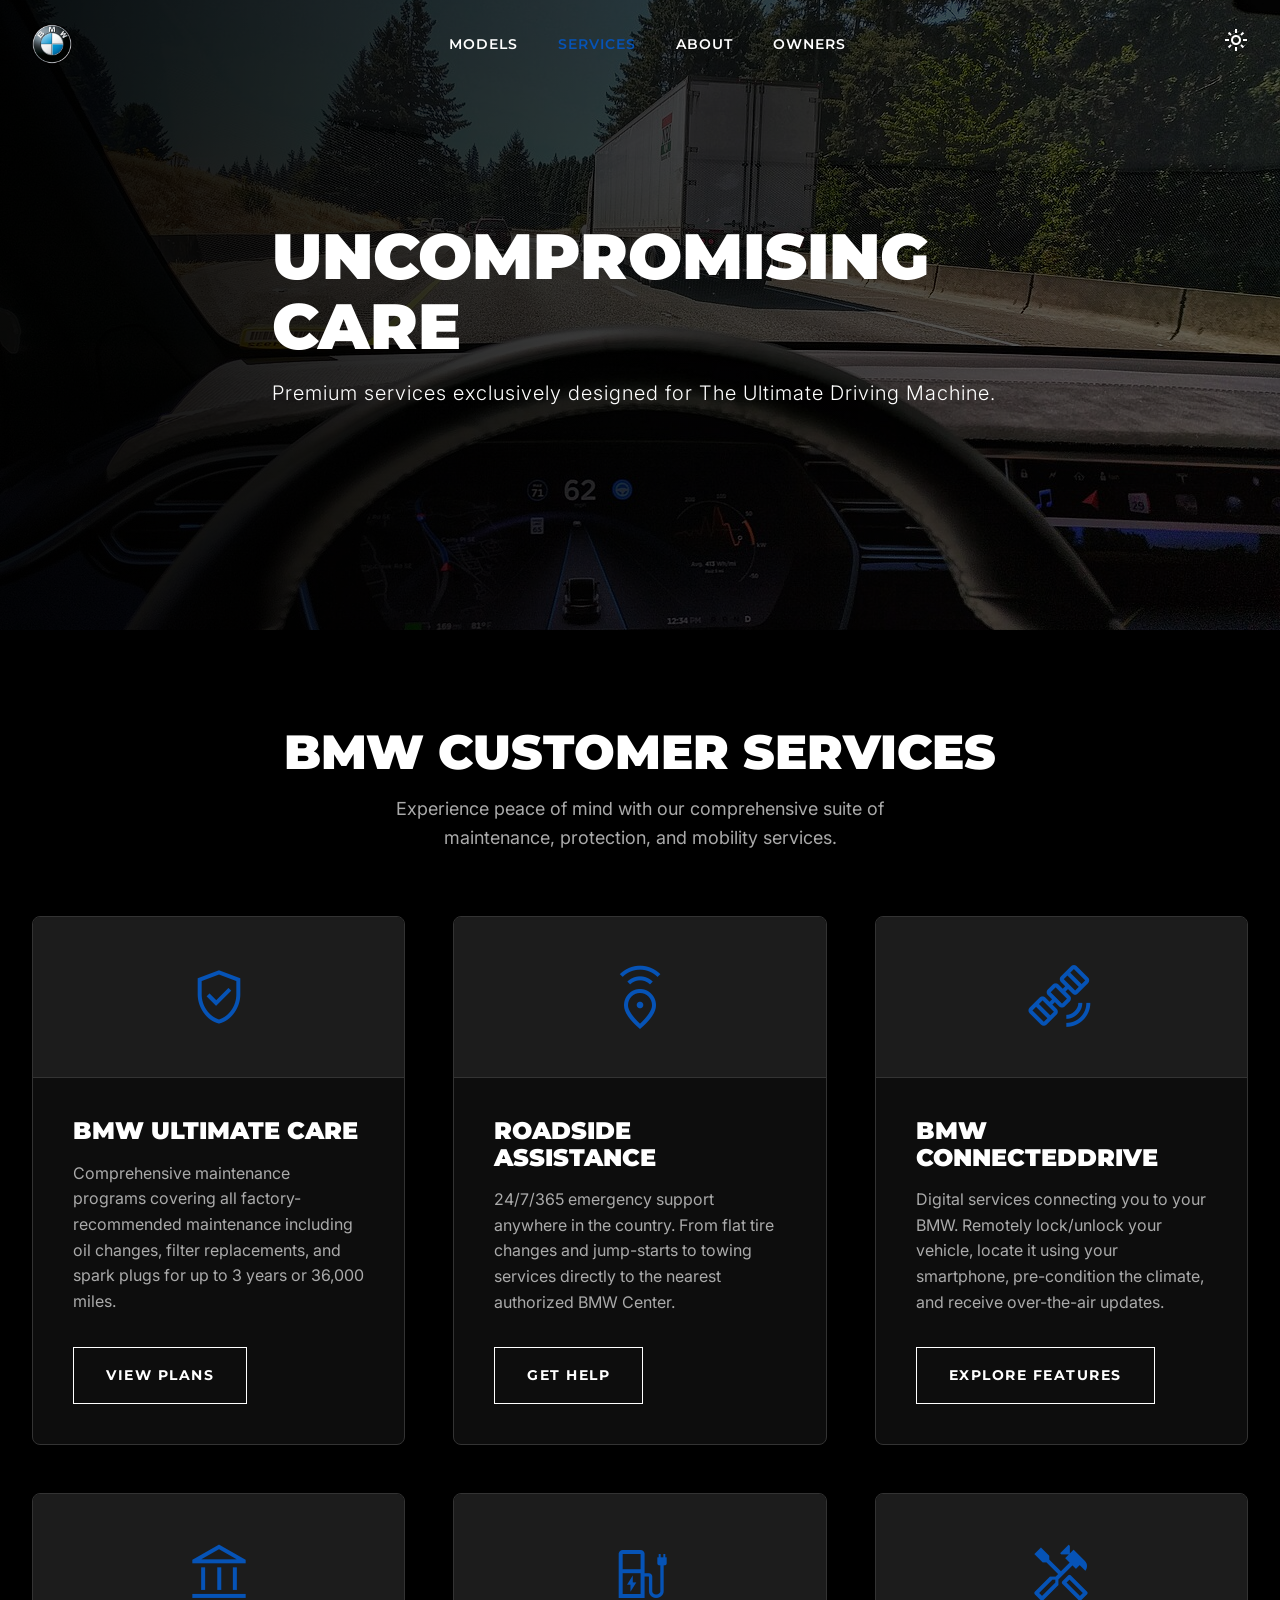
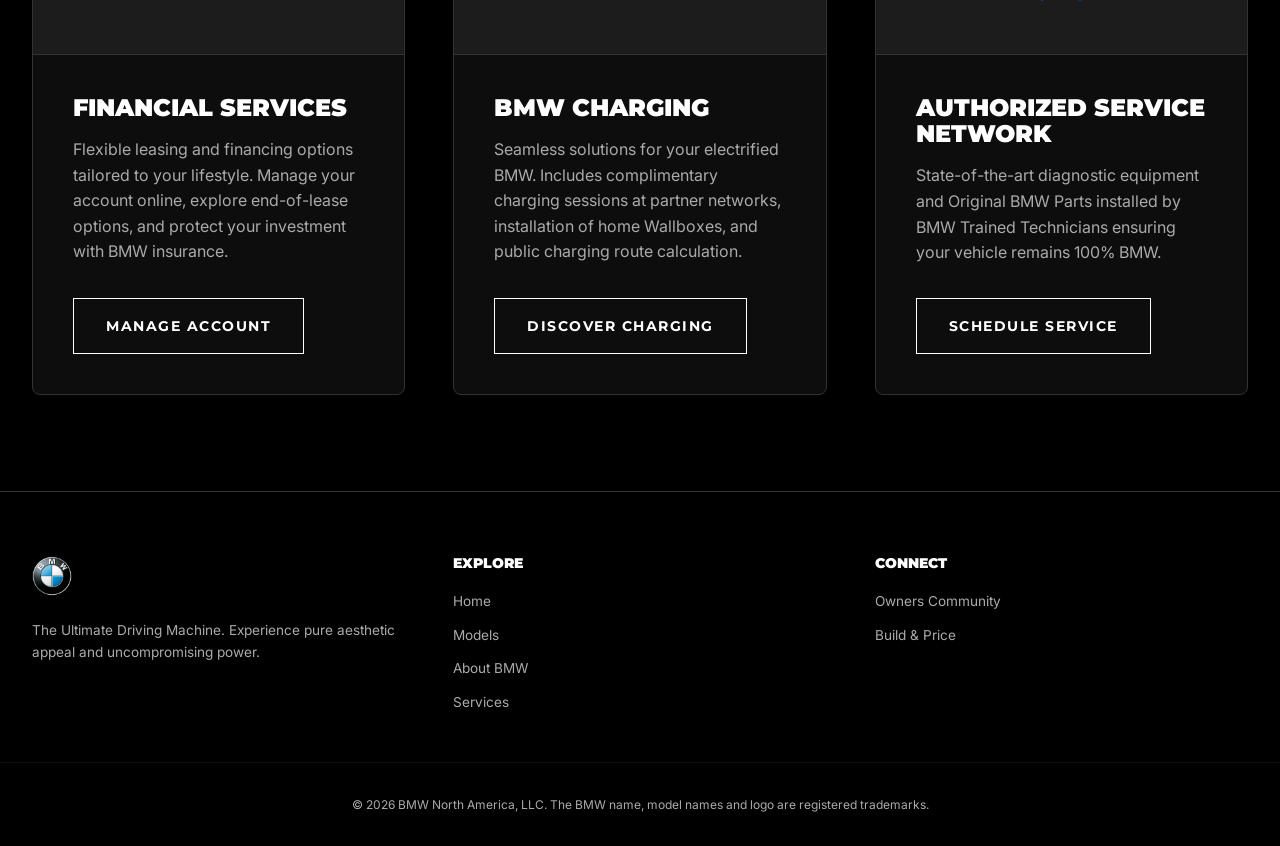
<file: bmw_services.html>
<!DOCTYPE html>
<html lang="en">
<head>
    <meta charset="UTF-8">
    <meta name="viewport" content="width=device-width, initial-scale=1.0">
    <title>BMW | Customer Services</title>
    <!-- Favicon -->
    <link rel="icon" href="new_logo.png" type="image/png">
    <link rel="stylesheet" href="styles.css">
    
    <style>
        /* Services Page Specific Styles */
        
        /* Hero Section */
        .hero {
            height: 70vh;
            display: flex;
            align-items: center;
            position: relative;
            overflow: hidden;
            background-color: var(--bg-dark-1);
        }
        .hero-bg {
            position: absolute;
            top: 0; left: 0; width: 100%; height: 100%;
            object-fit: cover;
            z-index: 0;
            opacity: 0.6;
        }
        .hero-overlay {
            position: absolute;
            top: 0; left: 0; width: 100%; height: 100%;
            background: linear-gradient(to right, rgba(0,0,0,0.9) 0%, rgba(0,0,0,0.3) 100%);
            z-index: 1;
        }
        .hero-content {
            position: relative;
            z-index: 2;
            color: #fff;
            max-width: 800px;
        }
        .hero-title {
            font-family: var(--font-heading);
            font-weight: 900;
            font-size: clamp(3rem, 5vw, 4.5rem);
            line-height: 1.1;
            margin-bottom: 1rem;
            text-transform: uppercase;
        }
        
        /* Services Grid */
        .services-section {
            padding: 6rem 0;
        }
        .services-grid {
            display: grid;
            grid-template-columns: repeat(auto-fit, minmax(350px, 1fr));
            gap: 3rem;
        }
        .service-card {
            background: var(--card-bg);
            border: 1px solid var(--border-color);
            border-radius: 8px;
            overflow: hidden;
            transition: transform 0.3s ease, box-shadow 0.3s ease;
            display: flex;
            flex-direction: column;
        }
        .service-card:hover {
            transform: translateY(-8px);
            box-shadow: 0 15px 40px rgba(0,0,0,0.15);
            border-color: var(--bmw-blue);
        }
        [data-theme="light"] .service-card:hover {
            box-shadow: 0 15px 40px rgba(0,0,0,0.08);
        }
        .service-icon-wrapper {
            background: var(--bg-dark-2);
            padding: 3rem 2rem;
            display: flex;
            justify-content: center;
            align-items: center;
            border-bottom: 1px solid var(--border-color);
        }
        [data-theme="light"] .service-icon-wrapper {
            background: #f8f9fa;
        }
        .service-icon {
            font-size: 4rem;
            color: var(--bmw-blue);
        }
        .service-body {
            padding: 2.5rem;
            flex-grow: 1;
            display: flex;
            flex-direction: column;
        }
        .service-title {
            font-size: 1.5rem;
            margin-bottom: 1rem;
            font-family: var(--font-heading);
        }
        .service-desc {
            color: var(--text-muted);
            line-height: 1.6;
            margin-bottom: 2rem;
            flex-grow: 1;
        }
    </style>
</head>
<body data-theme="dark">

    <!-- Navbar -->
    <nav class="navbar transparent">
        <div class="container">
            <a href="index.html" class="nav-brand">
                <img src="new_logo.png" alt="BMW Logo">
            </a>
            <div class="nav-links">
                <a href="bmw_models_catalog.html">Models</a>
                <a href="bmw_services.html" class="active">Services</a>
                <a href="bmw_about_page.html">About</a>
                <a href="bmw_owners_discussion.html">Owners</a>
            </div>
            <div class="nav-actions">
                <a href="#" id="theme-toggle" title="Toggle Dark Mode">
                    <span class="material-symbols-outlined">light_mode</span>
                </a>
                <span class="material-symbols-outlined hamburger">menu</span>
            </div>
        </div>
    </nav>

    <!-- Hero Section -->
    <section class="hero" id="hero">
        <!-- Reusing a suitable image for the background -->
        <img src="driving_assistant.jpg" alt="BMW Services Hero" class="hero-bg">
        <div class="hero-overlay"></div>
        <div class="container hero-content fade-in">
            <h1 class="hero-title">Uncompromising Care</h1>
            <p style="font-size: 1.25rem; font-weight: 300; letter-spacing: 1px;">Premium services exclusively designed for The Ultimate Driving Machine.</p>
        </div>
    </section>

    <!-- Services Section -->
    <section class="services-section scroll-animate">
        <div class="container">
            <h2 class="section-title">BMW Customer Services</h2>
            <p class="section-desc">Experience peace of mind with our comprehensive suite of maintenance, protection, and mobility services.</p>
            
            <div class="services-grid">
                
                <!-- Ultimate Care -->
                <div class="service-card">
                    <div class="service-icon-wrapper">
                        <span class="material-symbols-outlined service-icon">verified_user</span>
                    </div>
                    <div class="service-body">
                        <h3 class="service-title">BMW Ultimate Care</h3>
                        <p class="service-desc">Comprehensive maintenance programs covering all factory-recommended maintenance including oil changes, filter replacements, and spark plugs for up to 3 years or 36,000 miles.</p>
                        <a href="#" class="btn btn-outline" style="align-self: flex-start;">View Plans</a>
                    </div>
                </div>

                <!-- Roadside Assistance -->
                <div class="service-card">
                    <div class="service-icon-wrapper">
                        <span class="material-symbols-outlined service-icon">emergency_share</span>
                    </div>
                    <div class="service-body">
                        <h3 class="service-title">Roadside Assistance</h3>
                        <p class="service-desc">24/7/365 emergency support anywhere in the country. From flat tire changes and jump-starts to towing services directly to the nearest authorized BMW Center.</p>
                        <a href="#" class="btn btn-outline" style="align-self: flex-start;">Get Help</a>
                    </div>
                </div>

                <!-- ConnectedDrive -->
                <div class="service-card">
                    <div class="service-icon-wrapper">
                        <span class="material-symbols-outlined service-icon">satellite_alt</span>
                    </div>
                    <div class="service-body">
                        <h3 class="service-title">BMW ConnectedDrive</h3>
                        <p class="service-desc">Digital services connecting you to your BMW. Remotely lock/unlock your vehicle, locate it using your smartphone, pre-condition the climate, and receive over-the-air updates.</p>
                        <a href="#" class="btn btn-outline" style="align-self: flex-start;">Explore Features</a>
                    </div>
                </div>

                <!-- Financial Services -->
                <div class="service-card">
                    <div class="service-icon-wrapper">
                        <span class="material-symbols-outlined service-icon">account_balance</span>
                    </div>
                    <div class="service-body">
                        <h3 class="service-title">Financial Services</h3>
                        <p class="service-desc">Flexible leasing and financing options tailored to your lifestyle. Manage your account online, explore end-of-lease options, and protect your investment with BMW insurance.</p>
                        <a href="#" class="btn btn-outline" style="align-self: flex-start;">Manage Account</a>
                    </div>
                </div>

                <!-- Charging Services -->
                <div class="service-card">
                    <div class="service-icon-wrapper">
                        <span class="material-symbols-outlined service-icon">ev_station</span>
                    </div>
                    <div class="service-body">
                        <h3 class="service-title">BMW Charging</h3>
                        <p class="service-desc">Seamless solutions for your electrified BMW. Includes complimentary charging sessions at partner networks, installation of home Wallboxes, and public charging route calculation.</p>
                        <a href="#" class="btn btn-outline" style="align-self: flex-start;">Discover Charging</a>
                    </div>
                </div>

                <!-- Service Network -->
                <div class="service-card">
                    <div class="service-icon-wrapper">
                        <span class="material-symbols-outlined service-icon">handyman</span>
                    </div>
                    <div class="service-body">
                        <h3 class="service-title">Authorized Service Network</h3>
                        <p class="service-desc">State-of-the-art diagnostic equipment and Original BMW Parts installed by BMW Trained Technicians ensuring your vehicle remains 100% BMW.</p>
                        <a href="#" class="btn btn-outline" style="align-self: flex-start;">Schedule Service</a>
                    </div>
                </div>

            </div>
        </div>
    </section>

    <!-- Unified Footer -->
    <footer style="background: var(--bg-dark-1); border-top: 1px solid var(--border-color); padding: 4rem 0 2rem; margin-top: auto;">
        <div class="container" style="display: grid; grid-template-columns: repeat(auto-fit, minmax(200px, 1fr)); gap: 3rem; margin-bottom: 3rem;">
            <div>
                <img src="new_logo.png" alt="BMW Logo" style="height: 40px; margin-bottom: 1.5rem;">
                <p style="color: var(--text-muted); font-size: 0.85rem; line-height: 1.6;">The Ultimate Driving Machine. Experience pure aesthetic appeal and uncompromising power.</p>
            </div>
            <div>
                <h4 style="color: #fff; margin-bottom: 1rem; font-family: var(--font-heading); text-transform: uppercase; font-size: 0.9rem;">Explore</h4>
                <ul style="list-style: none; padding: 0; margin: 0; display: flex; flex-direction: column; gap: 0.5rem;">
                    <li><a href="index.html" style="color: var(--text-muted); text-decoration: none; font-size: 0.85rem; transition: color 0.3s;">Home</a></li>
                    <li><a href="bmw_models_catalog.html" style="color: var(--text-muted); text-decoration: none; font-size: 0.85rem; transition: color 0.3s;">Models</a></li>
                    <li><a href="bmw_about_page.html" style="color: var(--text-muted); text-decoration: none; font-size: 0.85rem; transition: color 0.3s;">About BMW</a></li>
                    <li><a href="bmw_services.html" style="color: var(--text-muted); text-decoration: none; font-size: 0.85rem; transition: color 0.3s;">Services</a></li>
                </ul>
            </div>
            <div>
                <h4 style="color: #fff; margin-bottom: 1rem; font-family: var(--font-heading); text-transform: uppercase; font-size: 0.9rem;">Connect</h4>
                <ul style="list-style: none; padding: 0; margin: 0; display: flex; flex-direction: column; gap: 0.5rem;">
                    <li><a href="bmw_owners_discussion.html" style="color: var(--text-muted); text-decoration: none; font-size: 0.85rem; transition: color 0.3s;">Owners Community</a></li>
                    <li><a href="bmw_model_specifications.html" style="color: var(--text-muted); text-decoration: none; font-size: 0.85rem; transition: color 0.3s;">Build & Price</a></li>
                </ul>
            </div>
        </div>
        <div class="container" style="text-align: center; border-top: 1px solid rgba(255,255,255,0.05); padding-top: 2rem;">
            <p style="color: var(--text-muted); font-size: 0.75rem;">© 2026 BMW North America, LLC. The BMW name, model names and logo are registered trademarks.</p>
        </div>
    </footer>

    <!-- JS -->
    <script src="script.js"></script>
</body>
</html>
</file>
<file: styles.css>
/* Google Fonts */
@import url('https://fonts.googleapis.com/css2?family=Inter:wght@300;400;500;600&family=Montserrat:wght@400;600;700;900&family=Public+Sans:wght@300;400;500;600;700&display=swap');
@import url('https://fonts.googleapis.com/css2?family=Material+Symbols+Outlined:opsz,wght,FILL,GRAD@20..48,100..700,0..1,-50..200&display=swap');

/* CSS Variables for Global Design System */
:root {
  --bmw-blue: #0653b6;
  --bmw-light-blue: #6296d5;
  --bg-dark-1: #000000;
  --bg-dark-2: #1c1c1c;
  --bg-dark-3: #120d0b;
  
  --bg-light-1: #ffffff;
  --bg-light-2: #f8f6f6;

  /* default dark mode */
  --bg-color: var(--bg-dark-1);
  --bg-secondary: var(--bg-dark-2);
  --text-color: #ffffff;
  --text-muted: #aaaaaa;
  --border-color: #333333;
  --card-bg: rgba(255, 255, 255, 0.05);

  --font-heading: 'Montserrat', sans-serif;
  --font-body-landing: 'Inter', sans-serif;
  --font-body-catalog: 'Public Sans', sans-serif;
}

[data-theme="light"] {
  --bg-color: var(--bg-light-1);
  --bg-secondary: var(--bg-light-2);
  --text-color: var(--bg-dark-1);
  --text-muted: #555555;
  --border-color: #dddddd;
  --card-bg: #ffffff;
}

/* Reset & Scaffolding */
* {
  margin: 0;
  padding: 0;
  box-sizing: border-box;
}

body {
  font-family: var(--font-body-landing);
  background-color: var(--bg-color);
  color: var(--text-color);
  line-height: 1.6;
  overflow-x: hidden;
  transition: background-color 0.3s ease, color 0.3s ease;
}

body.catalog-page {
  font-family: var(--font-body-catalog);
}

h1, h2, h3, h4, h5, h6 {
  font-family: var(--font-heading);
  font-weight: 900;
  line-height: 1.1;
  text-transform: uppercase;
}

/* Accessibility Focus States */
:focus-visible {
  outline: 2px solid var(--bmw-blue);
  outline-offset: 4px;
  border-radius: 2px;
}

a {
  text-decoration: none;
  color: inherit;
}

ul {
  list-style: none;
}

img {
  max-width: 100%;
  height: auto;
  display: block;
}

.container {
  max-width: 1440px;
  margin: 0 auto;
  padding: 0 2rem;
}

/* Animations */
.fade-in {
  opacity: 0;
  transform: translateY(20px);
  animation: fadeIn 1s cubic-bezier(0.16, 1, 0.3, 1) forwards;
}

@keyframes fadeIn {
  to {
    opacity: 1;
    transform: translateY(0);
  }
}

.scroll-animate {
  opacity: 0;
  transform: translateY(30px);
  transition: opacity 0.8s ease, transform 0.8s ease;
}

.scroll-animate.visible {
  opacity: 1;
  transform: translateY(0);
}

/* Base Buttons */
.btn {
  display: inline-flex;
  align-items: center;
  justify-content: center;
  padding: 1rem 2rem;
  font-family: var(--font-heading);
  font-size: 0.875rem;
  font-weight: 700;
  text-transform: uppercase;
  letter-spacing: 1.5px;
  border: 1px solid transparent;
  cursor: pointer;
  transition: all 0.3s ease;
}

.btn-primary {
  background-color: var(--bmw-blue);
  color: #fff;
}
.btn-primary:hover {
  background-color: #054191;
  transform: translateY(-2px);
}

.btn-outline {
  background-color: transparent;
  border-color: var(--text-color);
  color: var(--text-color);
}
.btn-outline:hover {
  background-color: var(--text-color);
  color: var(--bg-color);
}

/* Navbar */
.navbar {
  position: fixed;
  top: 0;
  width: 100%;
  z-index: 1000;
  padding: 1.5rem 0;
  transition: all 0.3s ease;
}
.navbar.transparent {
  background: transparent;
  color: #fff;
}
.navbar.scrolled {
  background: rgba(10, 10, 10, 0.85);
  backdrop-filter: blur(15px);
  -webkit-backdrop-filter: blur(15px);
  padding: 1rem 0;
  color: #fff;
  border-bottom: 1px solid rgba(255, 255, 255, 0.1);
}
[data-theme="light"] .navbar.scrolled {
  background: rgba(255, 255, 255, 0.9);
  color: #000;
  border-bottom: 1px solid rgba(0, 0, 0, 0.1);
}

.navbar .container {
  display: flex;
  justify-content: space-between;
  align-items: center;
}

.nav-brand {
  font-size: 1.5rem;
  font-weight: 900;
  letter-spacing: 2px;
  display: flex;
  align-items: center;
  gap: 0.5rem;
}
.nav-brand img {
  height: 40px;
}

.nav-links {
  display: flex;
  gap: 2.5rem;
}

.nav-links a {
  font-family: var(--font-heading);
  font-size: 0.875rem;
  font-weight: 600;
  text-transform: uppercase;
  letter-spacing: 1px;
  position: relative;
  transition: color 0.3s ease;
}

.nav-links a.active {
  color: var(--bmw-blue) !important;
}

[data-theme="light"] .navbar.scrolled .nav-links a.active {
  color: var(--bmw-blue) !important;
}

.nav-links a::after {
  content: '';
  position: absolute;
  bottom: -4px;
  left: 0;
  width: 0;
  height: 2px;
  background-color: var(--bmw-blue);
  transition: width 0.3s ease;
}

.nav-links a:hover::after {
  width: 100%;
}

.nav-actions {
  display: flex;
  align-items: center;
  gap: 1.5rem;
}

.nav-actions .material-symbols-outlined {
  font-size: 1.5rem;
  cursor: pointer;
  transition: color 0.3s;
}

.nav-actions .material-symbols-outlined:hover {
  color: var(--bmw-blue);
}

.hamburger {
  display: none;
  cursor: pointer;
}

@media (max-width: 900px) {
  .nav-links {
    display: none;
  }
  .hamburger {
    display: block;
  }
}

/* Sections Global */
section {
  padding: 6rem 0;
}

.section-title {
  font-size: 3rem;
  margin-bottom: 1rem;
  text-align: center;
}

.section-desc {
  text-align: center;
  color: var(--text-muted);
  max-width: 600px;
  margin: 0 auto 4rem auto;
  font-size: 1.125rem;
}

/* About BMW Section */
.about-bmw-section {
    background-color: var(--bg-secondary);
}
.about-grid {
    display: grid;
    grid-template-columns: 1.5fr 1fr;
    gap: 4rem;
    align-items: center;
}
@media (max-width: 900px) {
    .about-grid {
        grid-template-columns: 1fr;
    }
}
.about-stats {
    display: flex;
    gap: 3rem;
    margin-bottom: 3rem;
}
.about-stat .stat-number {
    font-size: 2.5rem;
    font-weight: 900;
    font-family: var(--font-heading);
    color: var(--bmw-blue);
}
.about-stat .stat-text {
    font-size: 0.875rem;
    text-transform: uppercase;
    letter-spacing: 1px;
    color: var(--text-muted);
}

/* Footer */
footer {
    background-color: var(--bg-dark-3);
    color: #fff;
    padding: 4rem 0 2rem;
    border-top: 1px solid #333;
}

/* Global Tab Navigation Customizations */
.tab-nav {
    display: flex;
    gap: 2.5rem;
    border-bottom: 2px solid var(--border-color);
    margin-bottom: 3rem;
    overflow-x: auto;
    position: relative;
    scrollbar-width: none;
}
.tab-nav::-webkit-scrollbar {
    display: none;
}

.tab-btn {
    background: transparent;
    border: none;
    padding: 1rem 0.5rem;
    font-family: var(--font-heading);
    font-size: 0.95rem;
    font-weight: 700;
    color: var(--text-muted);
    cursor: pointer;
    text-transform: uppercase;
    letter-spacing: 1.5px;
    transition: color 0.3s ease, text-shadow 0.3s ease;
    position: relative;
    white-space: nowrap;
}

.tab-btn::after {
    content: '';
    position: absolute;
    bottom: -2px; /* Overlaps border-bottom */
    left: 0;
    width: 0;
    height: 3px;
    background-color: var(--bmw-blue);
    transition: width 0.3s cubic-bezier(0.16, 1, 0.3, 1), box-shadow 0.3s ease;
}

.tab-btn:hover {
    color: var(--text-color);
}
.tab-btn:hover::after {
    width: 100%;
}

.tab-btn.active {
    color: var(--text-color) !important;
    text-shadow: 0 0 10px rgba(255, 255, 255, 0.1);
}
.tab-btn.active::after {
    width: 100%;
    box-shadow: 0 0 12px var(--bmw-blue);
}

.tab-pane {
    display: none;
    animation: fadeIn 0.5s ease;
}
.tab-pane.active {
    display: block;
}

/* Custom Scrollbar */
::-webkit-scrollbar {
  width: 8px;
}
::-webkit-scrollbar-track {
  background: var(--bg-dark-1);
}
::-webkit-scrollbar-thumb {
  background: #333;
}
::-webkit-scrollbar-thumb:hover {
  background: var(--bmw-blue);
}
</file>
